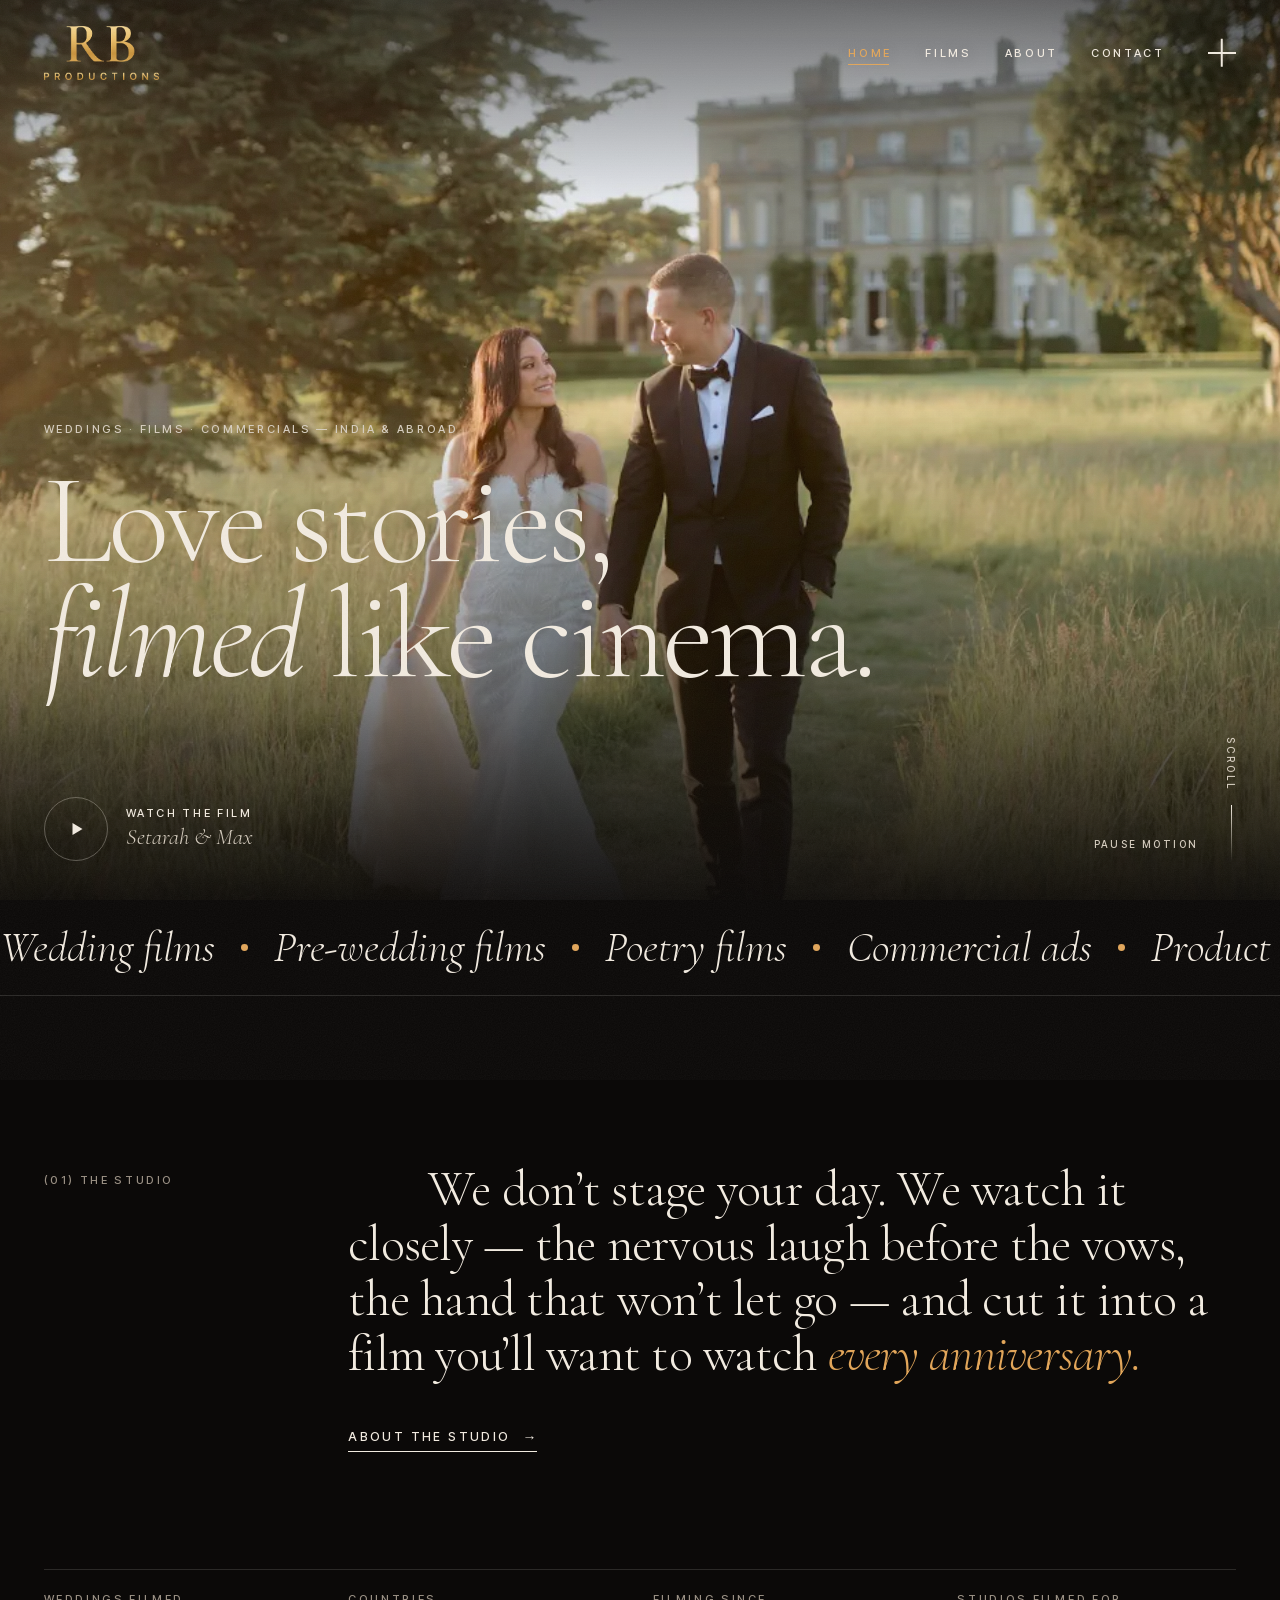
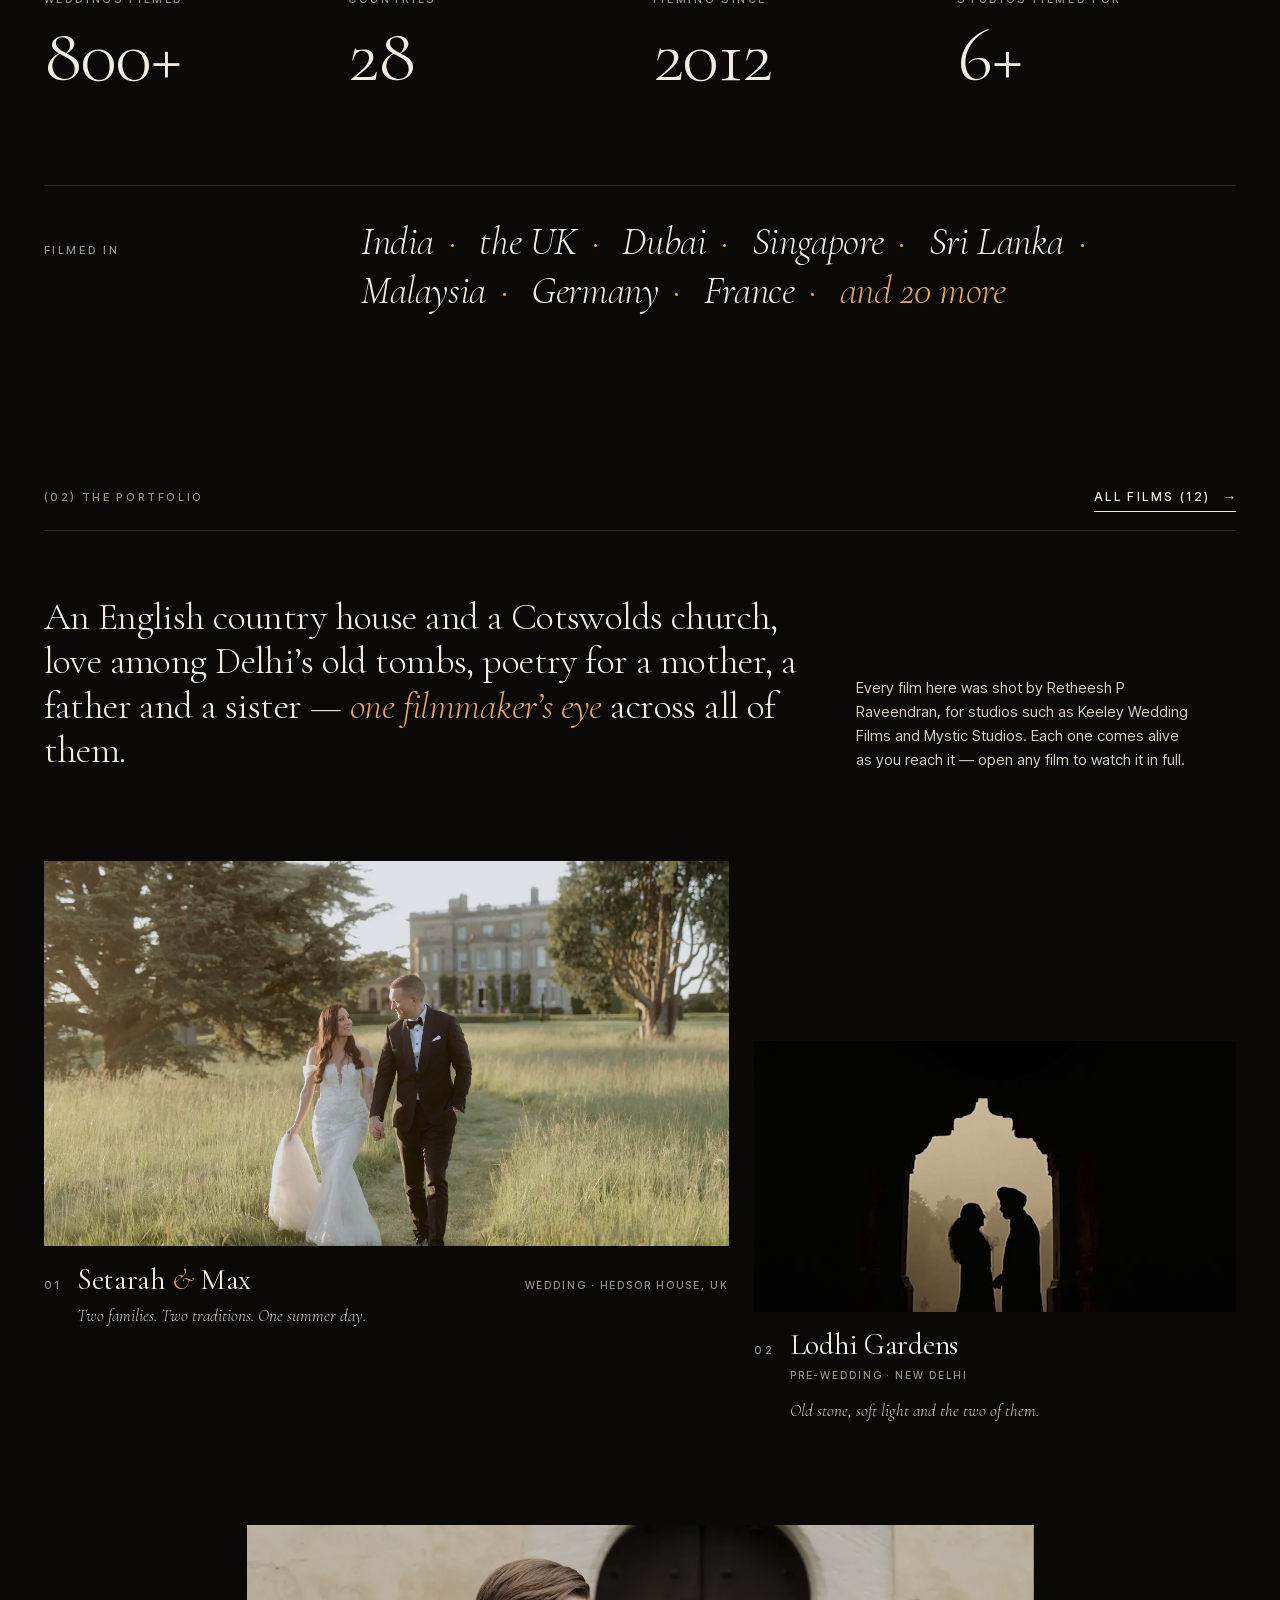
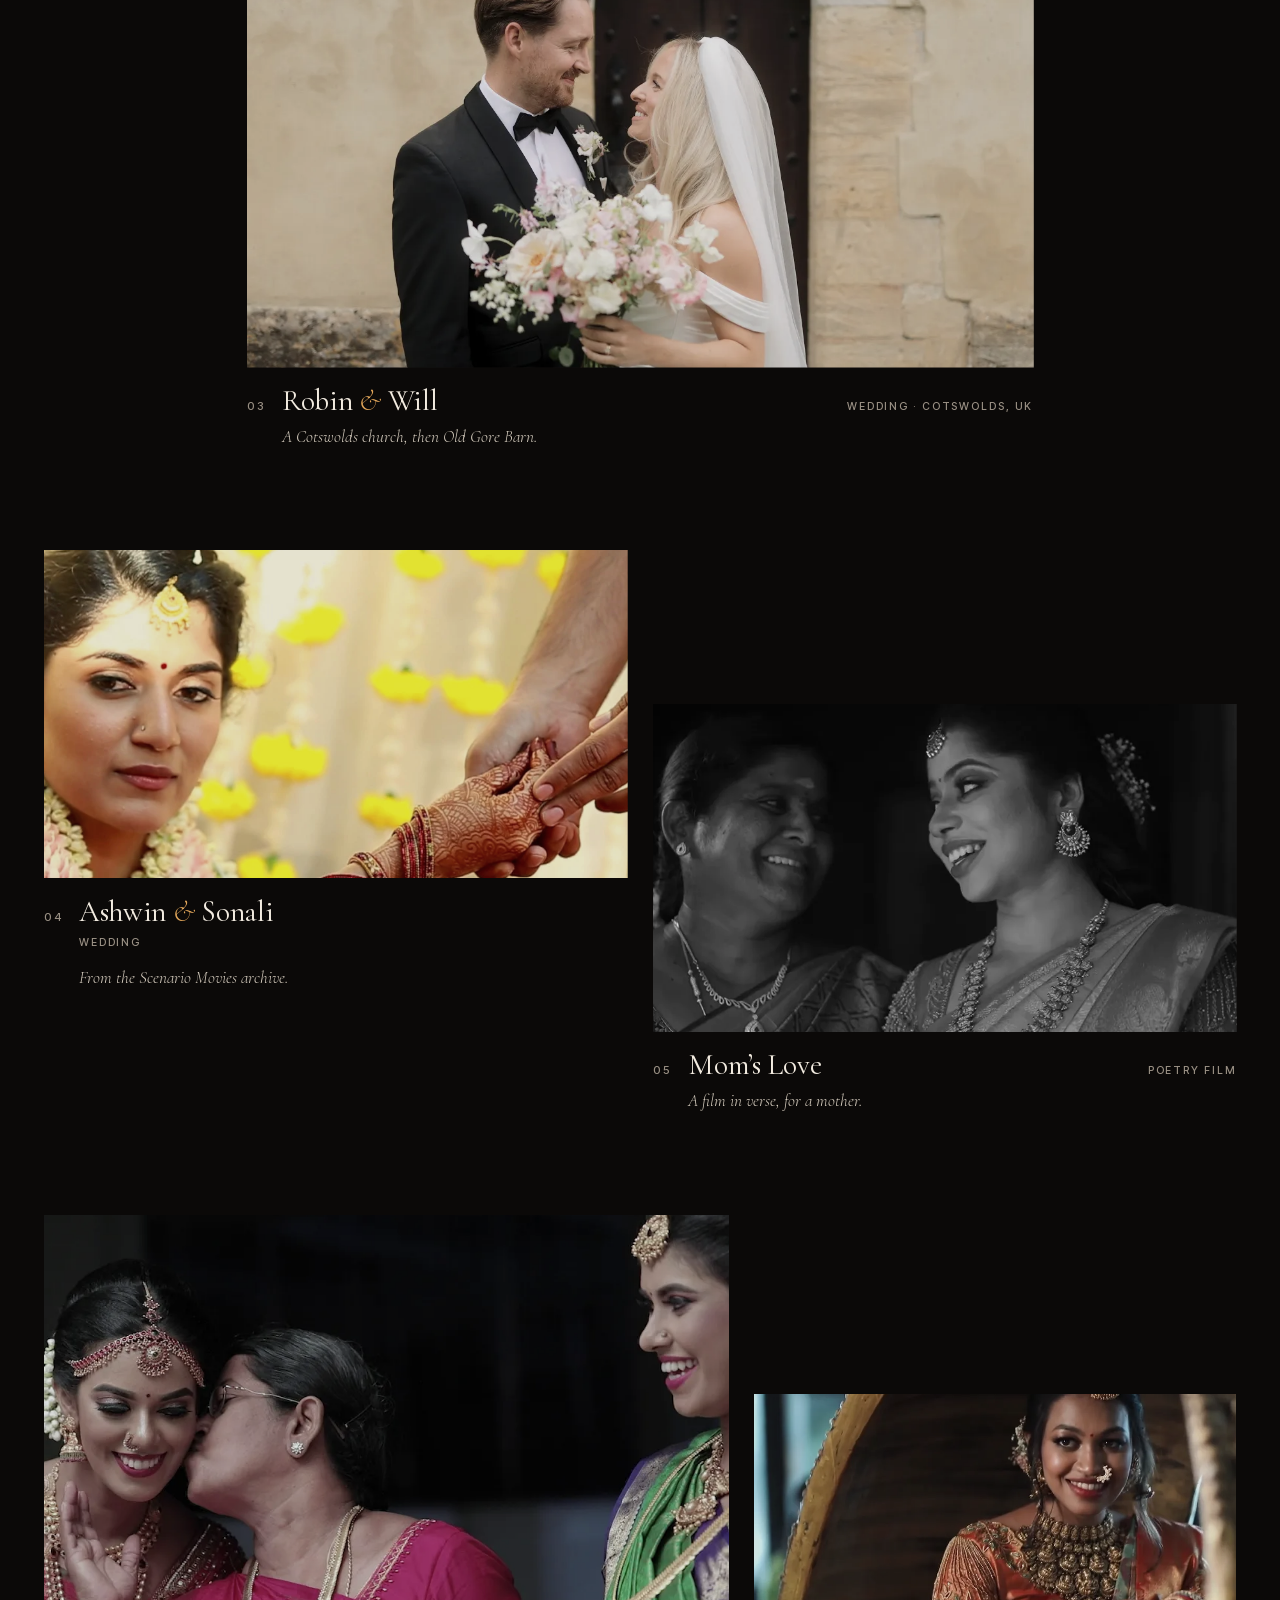
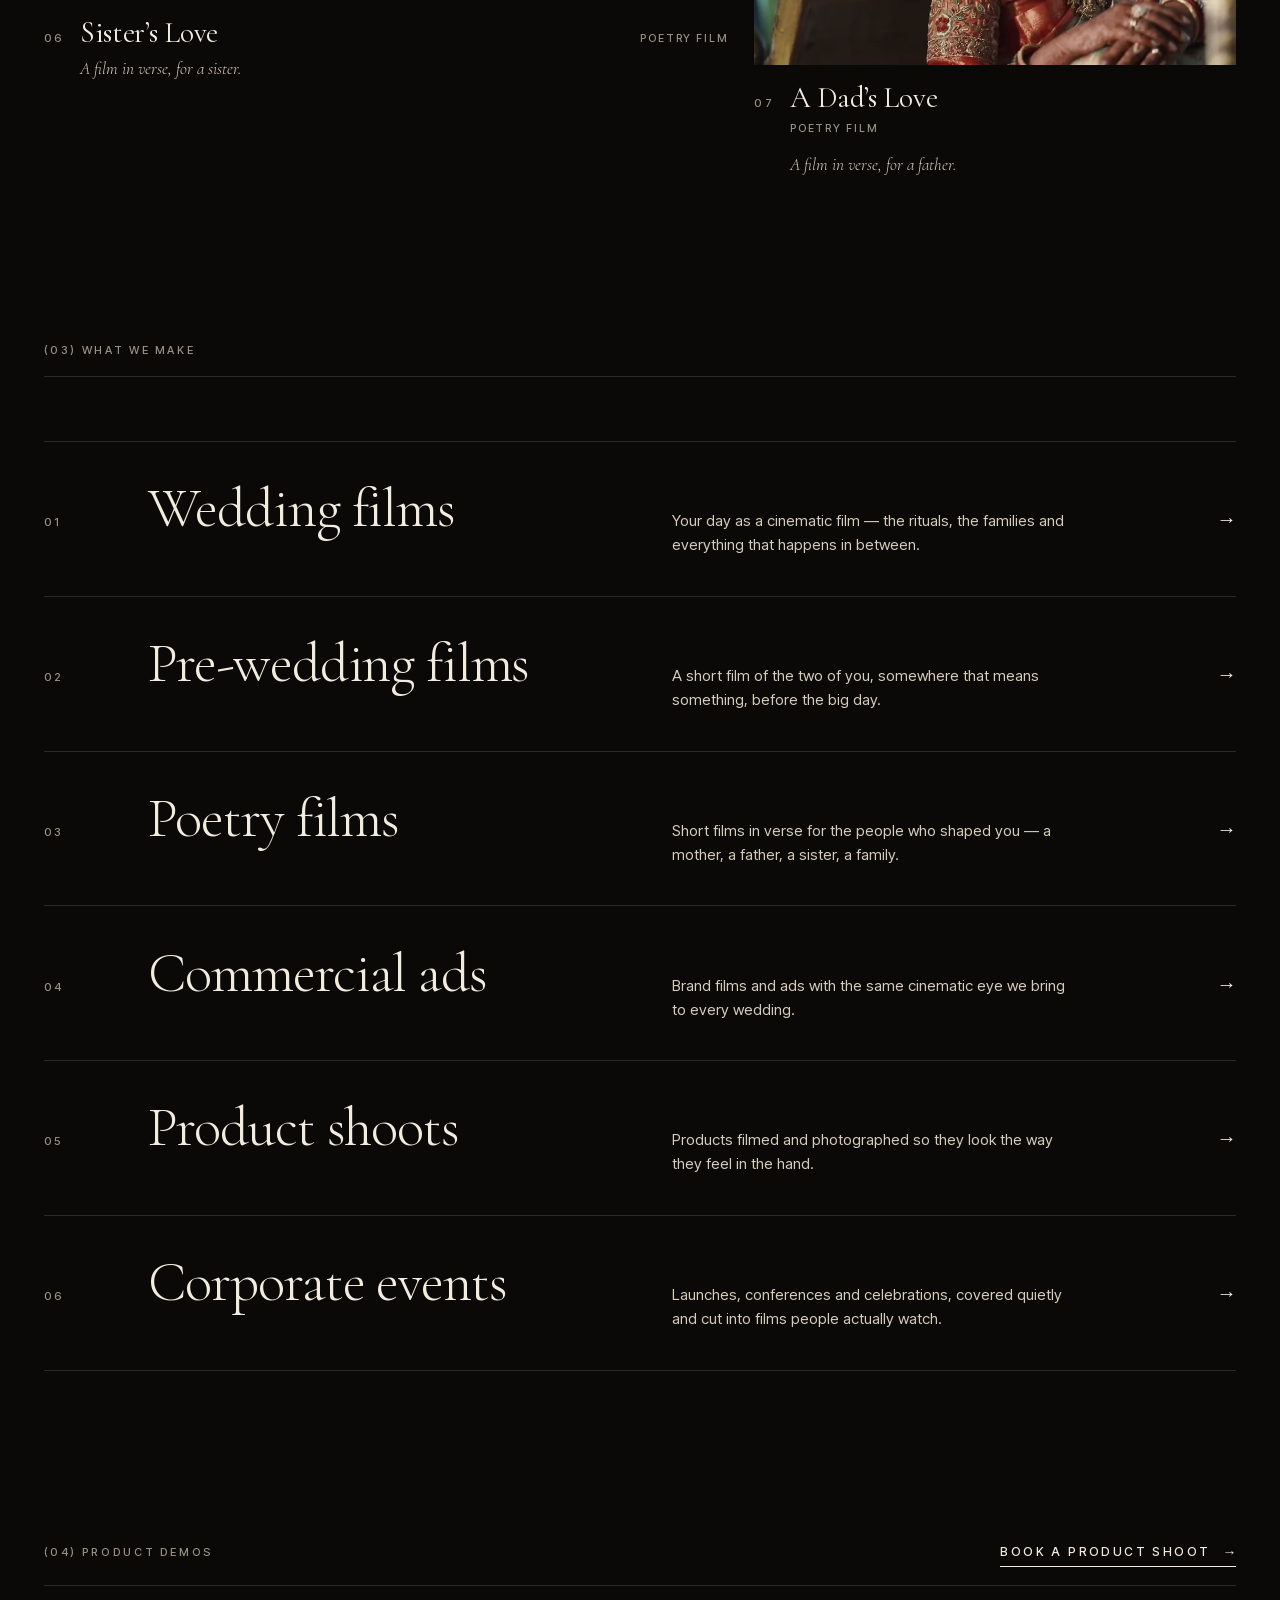
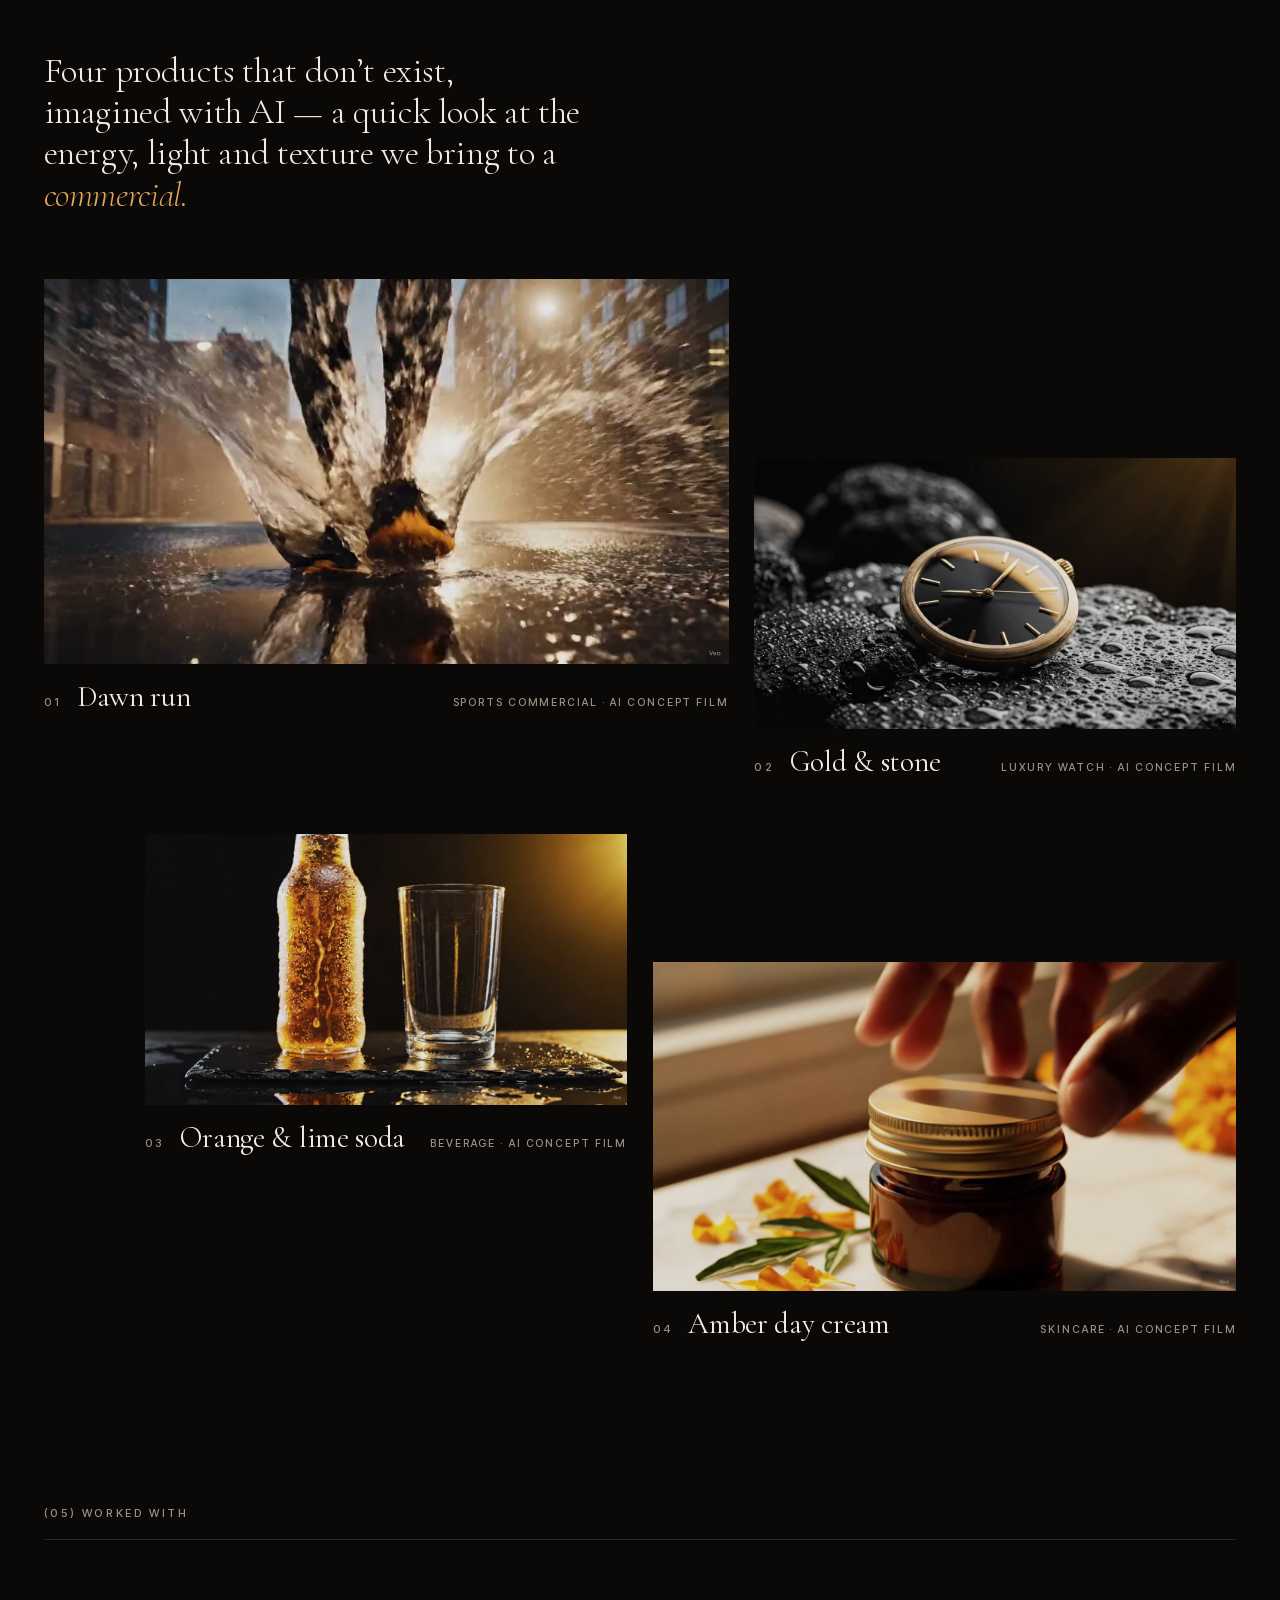
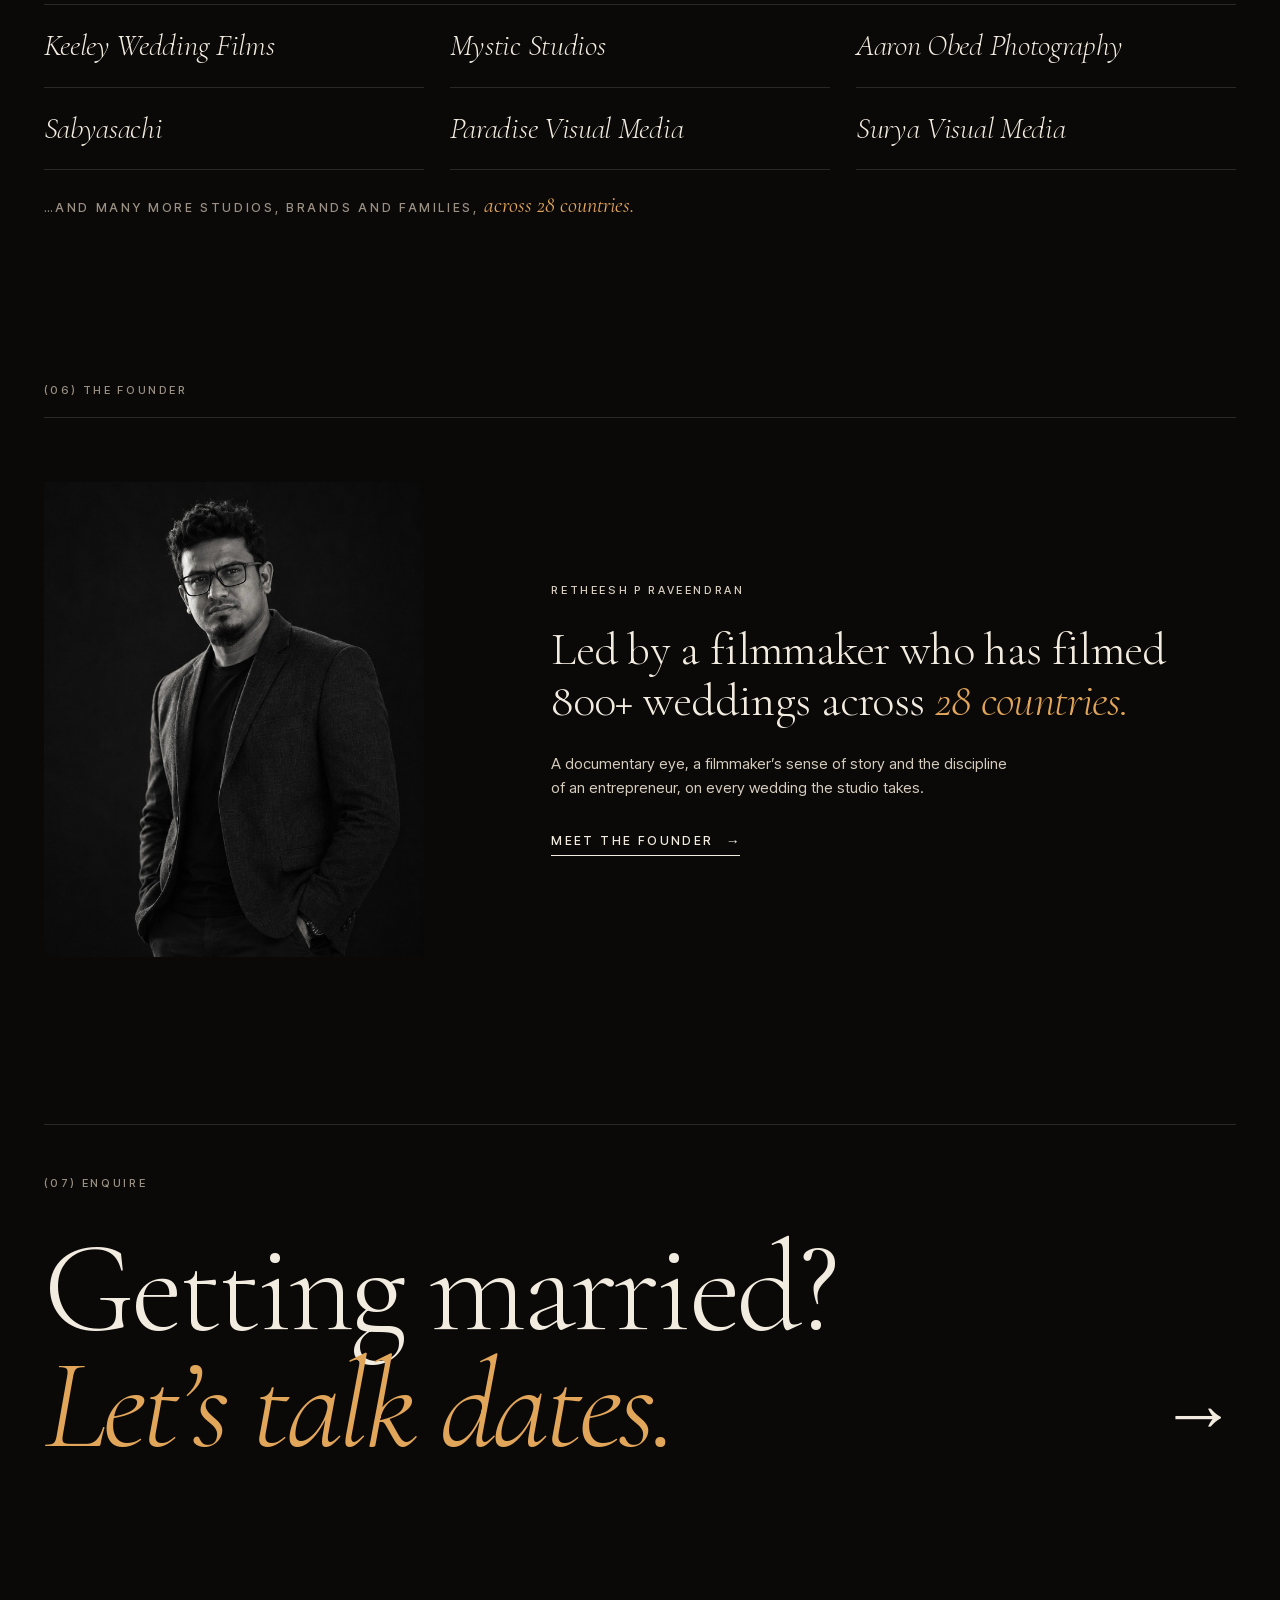
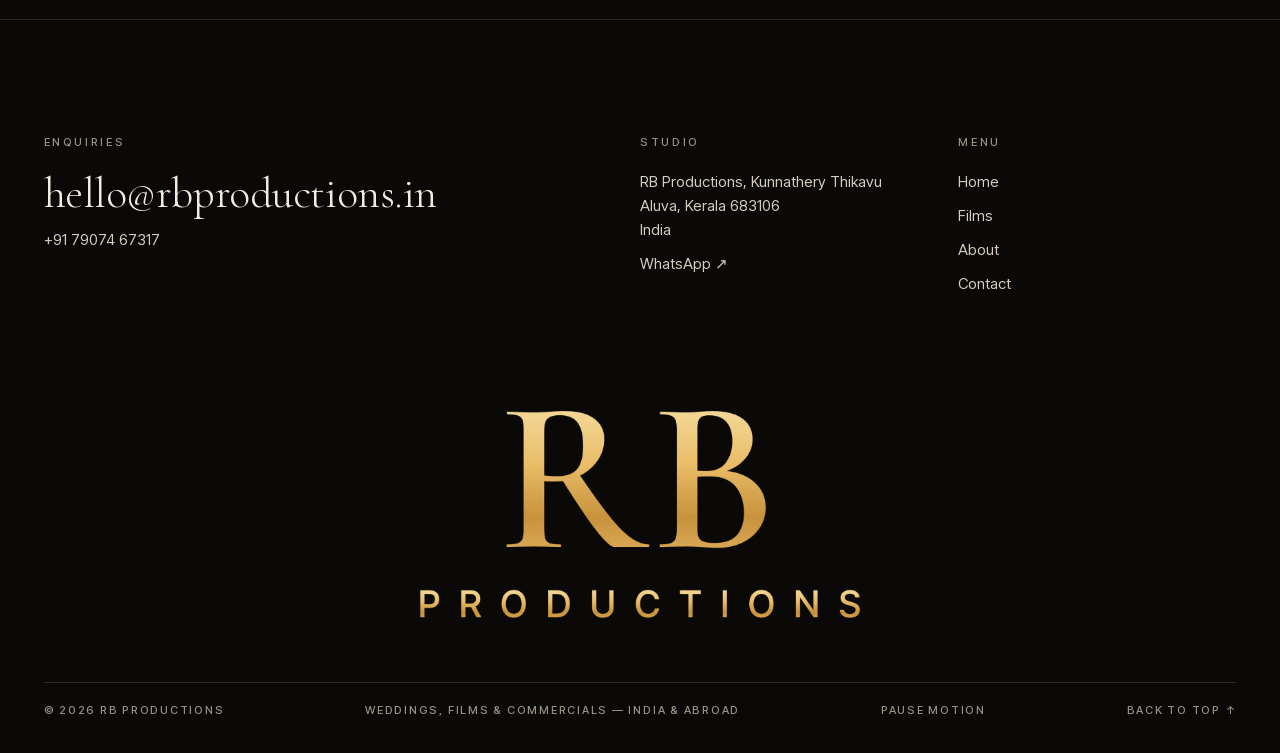
<file: index.html>
<!doctype html>
<html lang="en">
<head>
<meta charset="utf-8">
<meta name="viewport" content="width=device-width, initial-scale=1">
<title>RB Productions — Wedding Films, Commercials &amp; More</title>
<meta name="description" content="RB Productions is a wedding film studio making cinematic wedding films, poetry films, commercial ads, product shoots and corporate events in India and abroad.">
<meta name="theme-color" content="#0b0908">
<meta property="og:type" content="website">
<meta property="og:site_name" content="RB Productions">
<meta property="og:title" content="RB Productions — Wedding Films, Commercials &amp; More">
<meta property="og:description" content="RB Productions is a wedding film studio making cinematic wedding films, poetry films, commercial ads, product shoots and corporate events in India and abroad.">
<meta property="og:image" content="https://rbproductionsin.github.io/assets/og-image.jpg">
<meta property="og:image:width" content="1200">
<meta property="og:image:height" content="630">
<meta property="og:image:alt" content="RB Productions logo">
<meta name="twitter:card" content="summary_large_image">
<script>document.documentElement.className += ' js is-loading';</script>
<link rel="icon" href="assets/favicon-32.png" sizes="32x32" type="image/png">
<link rel="icon" href="assets/favicon-192.png" sizes="192x192" type="image/png">
<link rel="apple-touch-icon" href="assets/apple-touch-icon.png">
<link rel="preconnect" href="https://www.youtube.com">
<link rel="preconnect" href="https://www.youtube-nocookie.com">
<link rel="stylesheet" href="assets/css/style.css">
<script type="application/ld+json">{"@context": "https://schema.org", "@type": "ProfessionalService", "name": "RB Productions", "description": "Wedding films, pre-wedding and poetry films, commercial ads, product shoots and corporate events — in India and abroad.", "url": "https://rbproductionsin.github.io/", "image": "https://rbproductionsin.github.io/assets/og-image.jpg", "telephone": "+91 79074 67317", "founder": {"@type": "Person", "name": "Retheesh P Raveendran"}, "foundingDate": "2012", "address": {"@type": "PostalAddress", "streetAddress": "Kunnathery Thikavu", "addressLocality": "Aluva", "addressRegion": "Kerala", "postalCode": "683106", "addressCountry": "IN"}, "areaServed": ["India", "United Kingdom", "United Arab Emirates", "Singapore", "Sri Lanka", "Malaysia", "Germany", "France"]}</script>
<script src="assets/js/data.js"></script>
<script src="assets/js/main.js" defer></script>
</head>
<body data-page="home">
<noscript><nav class="noscript-nav" aria-label="Primary"><a href="index.html">RB Productions</a><a href="films.html">Films</a><a href="about.html">About</a><a href="contact.html">Contact</a><a href="mailto:hello@rbproductions.in">hello@rbproductions.in</a></nav></noscript>
<main id="main">

  <section class="hero" data-hero>
    <div class="hero__media" aria-hidden="true" inert>
      <!-- Must match studio.heroFilm in assets/js/data.js so the first frame loads before any script runs. -->
      <img class="hero__poster" data-hero-poster src="assets/stills/setarah-max.webp" data-fallback="assets/stills/setarah-max.jpg|https://i.ytimg.com/vi/3qujVWthr1U/maxresdefault.jpg" alt="" fetchpriority="high">
      <div class="hero__video"><div id="hero-player"></div></div>
      <script>
        // Start the background film while the rest of the page is still loading; main.js attaches to this player.
        (function () {
          var bw = window.BW || {}, s = bw.studio || {}, films = bw.films || [], c = navigator.connection || {};
          var f = films.filter(function (x) { return x.slug === s.heroFilm; })[0] || films[0];
          var css = window.CSS && CSS.supports;
          if (!f || f.clip || f.embed === false || c.saveData || /(^|-)2g$/.test(c.effectiveType || '') ||
              matchMedia('(prefers-reduced-motion: reduce)').matches || !css || !CSS.supports('width: 1cqw') || !CSS.supports('translate: 1px')) return;
          var start = Number(s.heroStart) || 0;
          var q = 'autoplay=1&mute=1&controls=0&playsinline=1&rel=0&modestbranding=1&disablekb=1&iv_load_policy=3&fs=0&cc_load_policy=0' +
            '&enablejsapi=1&start=' + start +
            '&origin=' + encodeURIComponent(location.origin);
          var frame = document.createElement('iframe');
          frame.id = 'hero-player';
          frame.src = 'https://www.youtube-nocookie.com/embed/' + encodeURIComponent(f.youtube) + '?' + q;
          frame.title = f.title + ' \u2014 background film';
          frame.tabIndex = -1;
          frame.setAttribute('allow', 'autoplay; encrypted-media; picture-in-picture');
          frame.setAttribute('referrerpolicy', 'strict-origin-when-cross-origin');
          document.getElementById('hero-player').replaceWith(frame);
        })();
      </script>
      <div class="hero__shade"></div>
    </div>
    <div class="hero__content">
      <p class="eyebrow hero__eyebrow">Weddings · films · commercials — India &amp; abroad</p>
      <h1 class="hero__title">
        <span class="line"><span>Love stories,</span></span>
        <span class="line"><span><em>filmed</em> like cinema.</span></span>
      </h1>
    </div>
    <div class="hero__foot">
      <button class="reel-btn" type="button" data-play-hero>
        <span class="reel-btn__ring" aria-hidden="true"><svg class="reel-btn__progress" viewBox="0 0 72 72" focusable="false"><circle cx="36" cy="36" r="35" pathLength="100"/></svg></span>
        <span class="reel-btn__text">
          <span class="reel-btn__label">Watch the film</span>
          <span class="reel-btn__name" data-hero-name></span>
        </span>
      </button>
      <div class="hero__aside">
        <button class="motion-btn hero__motion" type="button" data-motion-toggle>Pause motion</button>
        <span class="scroll-cue" aria-hidden="true">Scroll</span>
      </div>
    </div>
  </section>

  <div class="marquee" aria-hidden="true">
    <div class="marquee__track">
      <span>Wedding films</span><span>Pre-wedding films</span><span>Poetry films</span><span>Commercial ads</span><span>Product shoots</span><span>Corporate events</span>
      <span>Wedding films</span><span>Pre-wedding films</span><span>Poetry films</span><span>Commercial ads</span><span>Product shoots</span><span>Corporate events</span>
      <span>Wedding films</span><span>Pre-wedding films</span><span>Poetry films</span><span>Commercial ads</span><span>Product shoots</span><span>Corporate events</span>
      <span>Wedding films</span><span>Pre-wedding films</span><span>Poetry films</span><span>Commercial ads</span><span>Product shoots</span><span>Corporate events</span>
    </div>
  </div>

  <section class="section intro grid-12">
    <h2 class="eyebrow">(01) The studio</h2>
    <p class="intro__text reveal">We don’t stage your day. We watch it closely — the nervous laugh before the vows, the hand that won’t let go — and cut it into a film you’ll want to watch <em>every anniversary.</em></p>
    <div class="intro__foot reveal"><a class="link-arrow" href="about.html">About the studio</a></div>
    <dl class="facts" data-facts></dl>
    <div class="countries-band reveal">
      <p class="eyebrow">Filmed in</p>
      <p class="countries" data-countries></p>
    </div>
  </section>

  <section class="section" style="padding-top:0">
    <div class="section-head">
      <h2 class="eyebrow">(02) The portfolio</h2>
      <a class="link-arrow" href="films.html"><span>All films (<span data-film-total>12</span>)</span></a>
    </div>
    <div class="portfolio-lead grid-12">
      <p class="portfolio-lead__text reveal">An English country house and a Cotswolds church, love among Delhi’s old tombs, poetry for a mother, a father and a sister — <em>one filmmaker’s eye</em> across all of them.</p>
      <p class="portfolio-lead__note reveal">Every film here was shot by Retheesh P Raveendran, for studios such as Keeley Wedding Films and Mystic Studios. Each one comes alive as you reach it — open any film to watch it in full.</p>
    </div>
    <div class="film-grid--editorial film-grid--landscape" data-films="home"></div>
  </section>

  <section class="section" style="padding-top:0">
    <div class="section-head">
      <h2 class="eyebrow">(03) What we make</h2>
    </div>
    <ul class="offer__list">
      <li>
        <a class="offer__row" href="films.html#cat=wedding">
          <span class="offer__num">01</span>
          <span class="offer__title">Wedding films</span>
          <span class="offer__text">Your day as a cinematic film — the rituals, the families and everything that happens in between.</span>
          <span class="offer__arrow" aria-hidden="true">→</span>
        </a>
      </li>
      <li>
        <a class="offer__row" href="films.html#cat=pre-wedding">
          <span class="offer__num">02</span>
          <span class="offer__title">Pre-wedding films</span>
          <span class="offer__text">A short film of the two of you, somewhere that means something, before the big day.</span>
          <span class="offer__arrow" aria-hidden="true">→</span>
        </a>
      </li>
      <li>
        <a class="offer__row" href="films.html#cat=poetry-film">
          <span class="offer__num">03</span>
          <span class="offer__title">Poetry films</span>
          <span class="offer__text">Short films in verse for the people who shaped you — a mother, a father, a sister, a family.</span>
          <span class="offer__arrow" aria-hidden="true">→</span>
        </a>
      </li>
      <li>
        <a class="offer__row" href="contact.html">
          <span class="offer__num">04</span>
          <span class="offer__title">Commercial ads</span>
          <span class="offer__text">Brand films and ads with the same cinematic eye we bring to every wedding.</span>
          <span class="offer__arrow" aria-hidden="true">→</span>
        </a>
      </li>
      <li>
        <a class="offer__row" href="#product-demos">
          <span class="offer__num">05</span>
          <span class="offer__title">Product shoots</span>
          <span class="offer__text">Products filmed and photographed so they look the way they feel in the hand.</span>
          <span class="offer__arrow" aria-hidden="true">→</span>
        </a>
      </li>
      <li>
        <a class="offer__row" href="contact.html">
          <span class="offer__num">06</span>
          <span class="offer__title">Corporate events</span>
          <span class="offer__text">Launches, conferences and celebrations, covered quietly and cut into films people actually watch.</span>
          <span class="offer__arrow" aria-hidden="true">→</span>
        </a>
      </li>
    </ul>
  </section>

  <section class="section" id="product-demos" style="padding-top:0">
    <div class="section-head">
      <h2 class="eyebrow">(04) Product demos</h2>
      <a class="link-arrow" href="contact.html">Book a product shoot</a>
    </div>
    <p class="demos__intro reveal">Four products that don’t exist, imagined with AI — a quick look at the energy, light and texture we bring to a <em>commercial.</em></p>
    <div class="demos">
      <figure class="demo reveal" data-demo>
        <div class="demo__media">
          <img src="assets/media/demo-shoe.jpg" alt="A runner’s shoe striking a puddle in slow motion on a misty dawn street, an AI concept film" width="1280" height="720" loading="lazy" decoding="async">
          <video data-src="assets/media/demo-shoe.mp4" muted playsinline preload="none" aria-hidden="true" tabindex="-1"></video>
        </div>
        <figcaption class="tile__cap">
          <span class="tile__num">01</span>
          <span class="tile__title">Dawn run</span>
          <span class="tile__meta">Sports commercial · AI concept film</span>
        </figcaption>
      </figure>
      <figure class="demo reveal" data-demo>
        <div class="demo__media">
          <img src="assets/media/demo-watch.jpg" alt="A gold wristwatch on wet volcanic stone as warm light sweeps across the dial, an AI concept film" width="1280" height="720" loading="lazy" decoding="async">
          <video data-src="assets/media/demo-watch.mp4" muted playsinline preload="none" aria-hidden="true" tabindex="-1"></video>
        </div>
        <figcaption class="tile__cap">
          <span class="tile__num">02</span>
          <span class="tile__title">Gold &amp; stone</span>
          <span class="tile__meta">Luxury watch · AI concept film</span>
        </figcaption>
      </figure>
      <figure class="demo reveal" data-demo>
        <div class="demo__media">
          <img src="assets/media/demo-soda.jpg" alt="An orange and lime sparkling soda splashing over ice, an AI concept film" width="1280" height="720" loading="lazy" decoding="async">
          <video data-src="assets/media/demo-soda.mp4" muted playsinline preload="none" aria-hidden="true" tabindex="-1"></video>
        </div>
        <figcaption class="tile__cap">
          <span class="tile__num">03</span>
          <span class="tile__title">Orange &amp; lime soda</span>
          <span class="tile__meta">Beverage · AI concept film</span>
        </figcaption>
      </figure>
      <figure class="demo reveal" data-demo>
        <div class="demo__media">
          <img src="assets/media/demo-cream.jpg" alt="A face cream in an amber glass jar on marble, an AI concept film" width="1280" height="720" loading="lazy" decoding="async">
          <video data-src="assets/media/demo-cream.mp4" muted playsinline preload="none" aria-hidden="true" tabindex="-1"></video>
        </div>
        <figcaption class="tile__cap">
          <span class="tile__num">04</span>
          <span class="tile__title">Amber day cream</span>
          <span class="tile__meta">Skincare · AI concept film</span>
        </figcaption>
      </figure>
    </div>
  </section>

  <section class="section" style="padding-top:0">
    <div class="section-head">
      <h2 class="eyebrow">(05) Worked with</h2>
    </div>
    <ul class="worked-with reveal" data-worked-with></ul>
    <p class="worked-with__note reveal">…and many more studios, brands and families, <em>across 28 countries.</em></p>
  </section>

  <section class="section" style="padding-top:0">
    <div class="section-head">
      <h2 class="eyebrow">(06) The founder</h2>
    </div>
    <a class="founder-teaser grid-12" href="about.html#founder">
      <figure class="founder-teaser__media reveal">
        <img data-founder-photo="small" src="assets/img/founder-960.jpg" alt="" width="640" height="960" loading="lazy" decoding="async">
      </figure>
      <div class="founder-teaser__text reveal">
        <p class="eyebrow founder-teaser__name" data-founder-name></p>
        <p class="founder-teaser__line">Led by a filmmaker who has filmed 800+ weddings across <em>28 countries.</em></p>
        <p>A documentary eye, a filmmaker’s sense of story and the discipline of an entrepreneur, on every wedding the studio takes.</p>
        <span class="link-arrow">Meet the founder</span>
      </div>
    </a>
  </section>

  <section class="cta">
    <a class="cta__link" href="contact.html">
      <span class="eyebrow">(07) Enquire</span>
      <span class="cta__big">Getting married?<br><em>Let’s talk dates.</em></span>
      <span class="cta__arrow" aria-hidden="true">→</span>
    </a>
  </section>

</main>
</body>
</html>
</file>
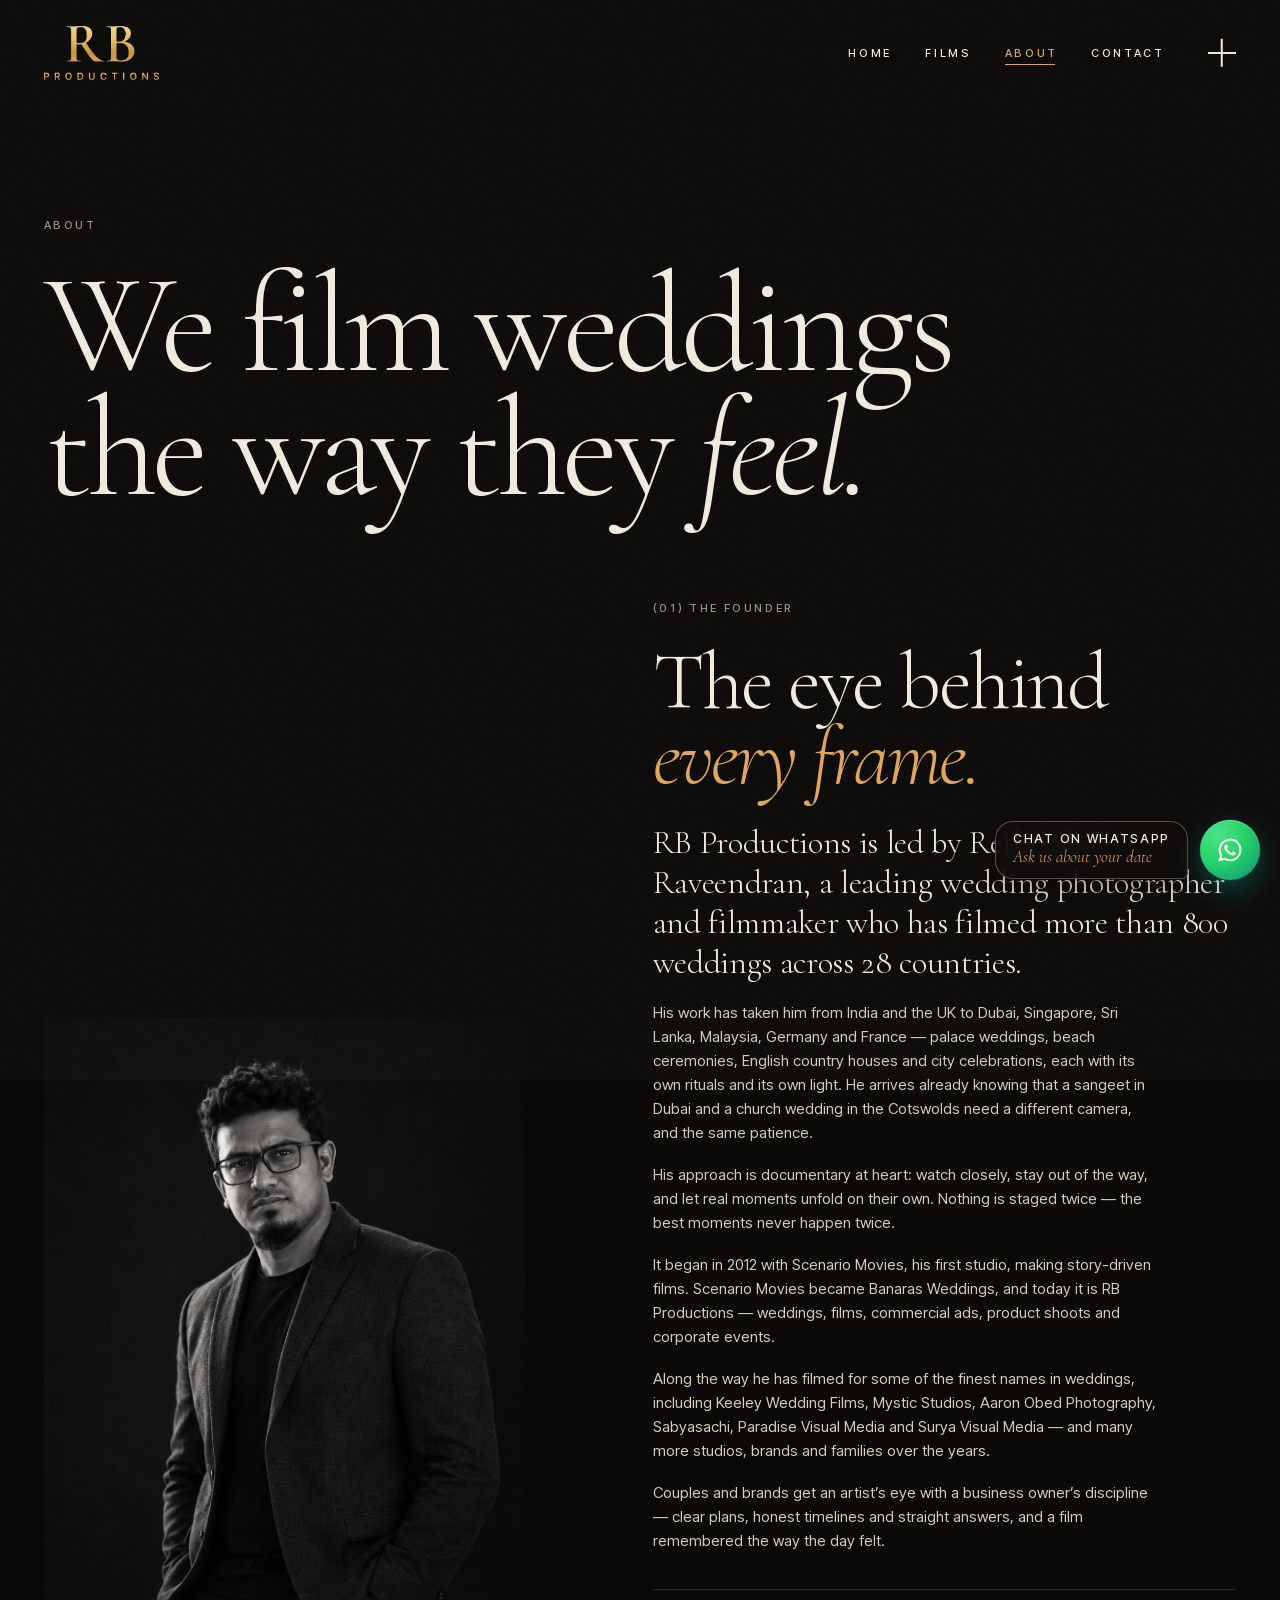
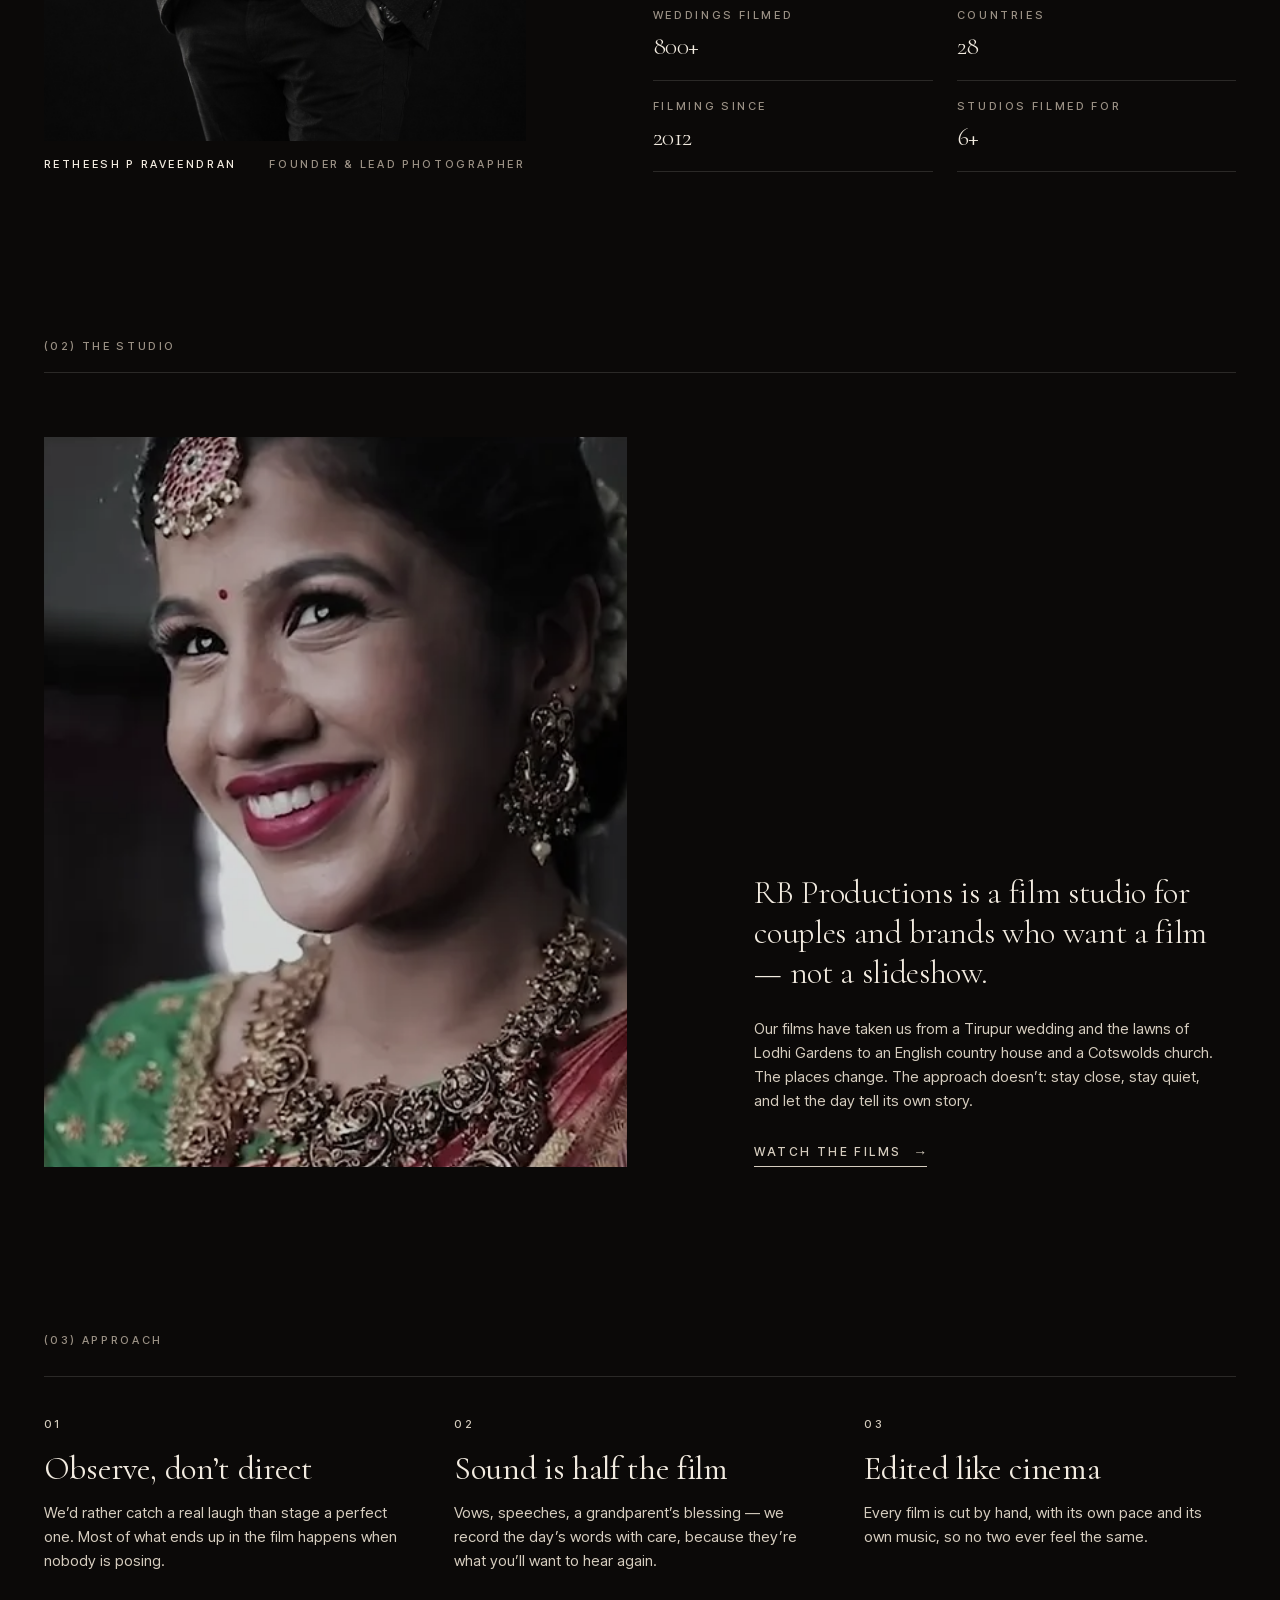
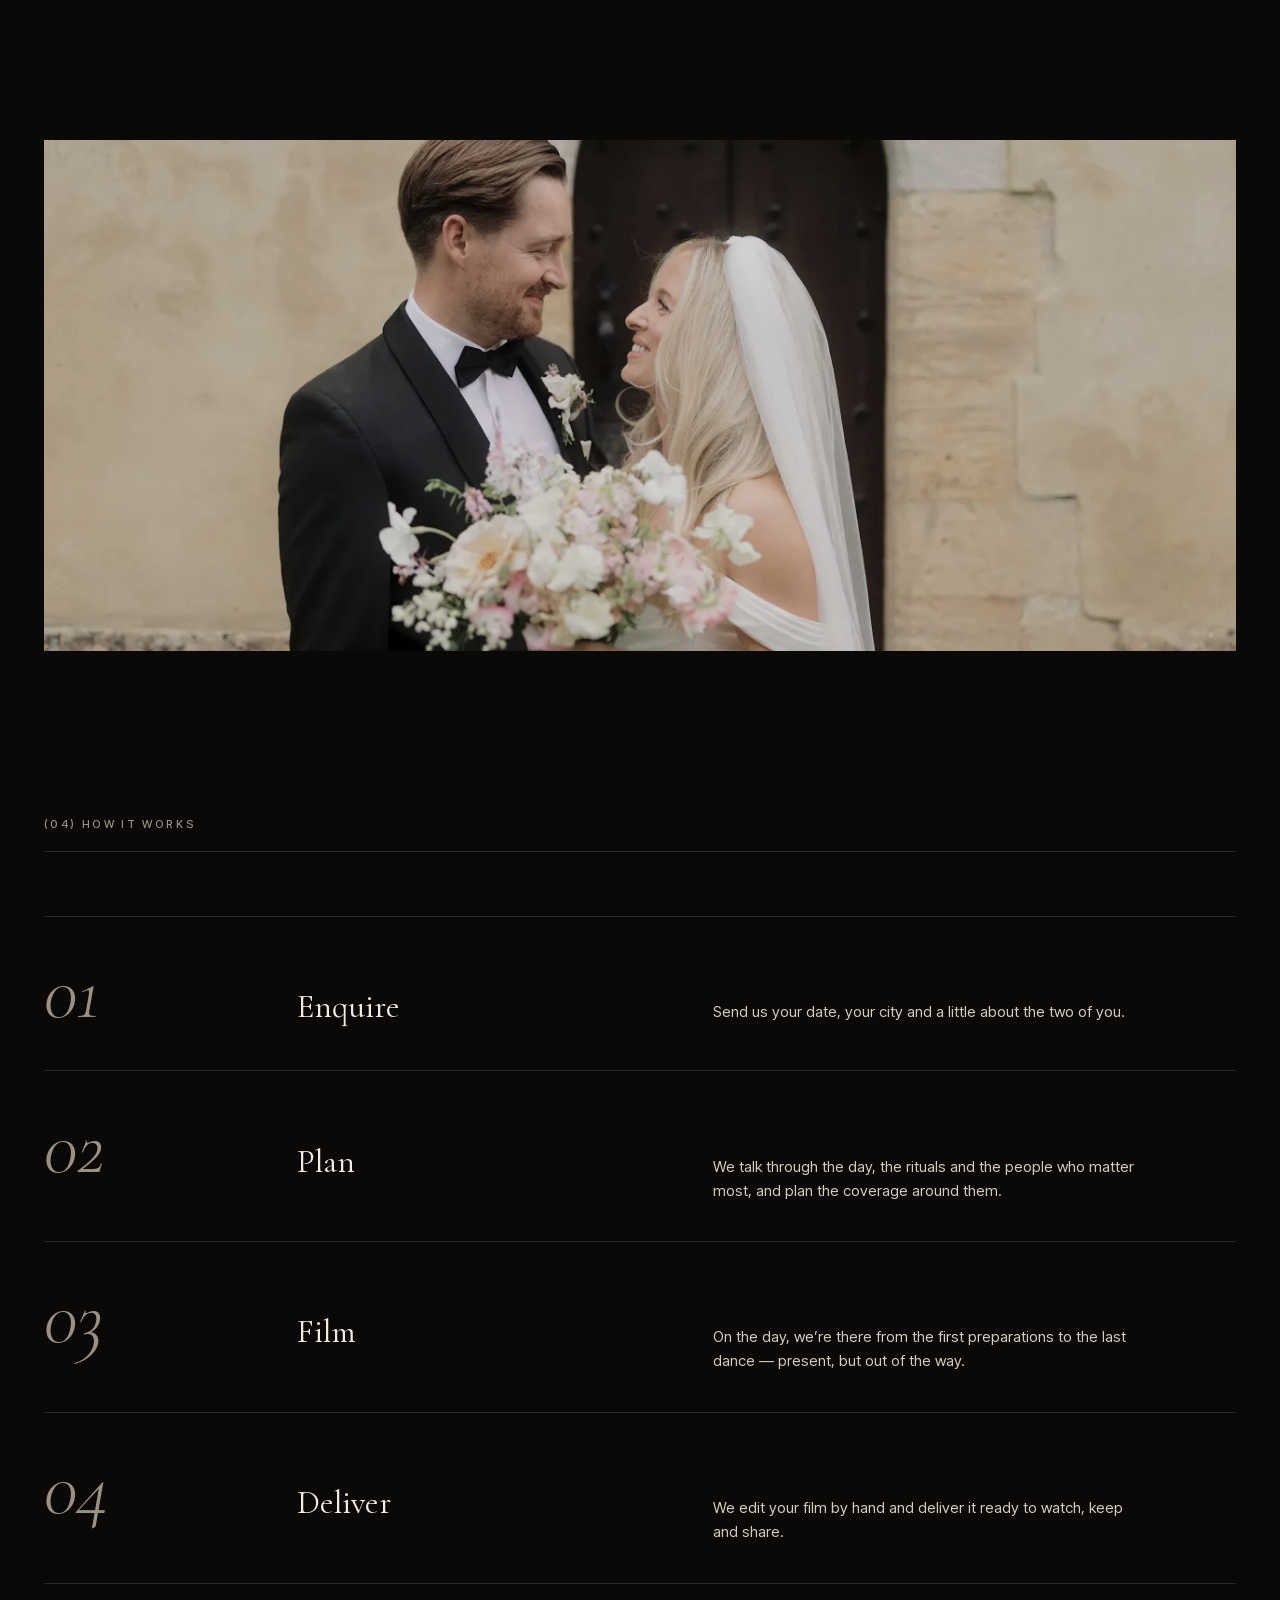
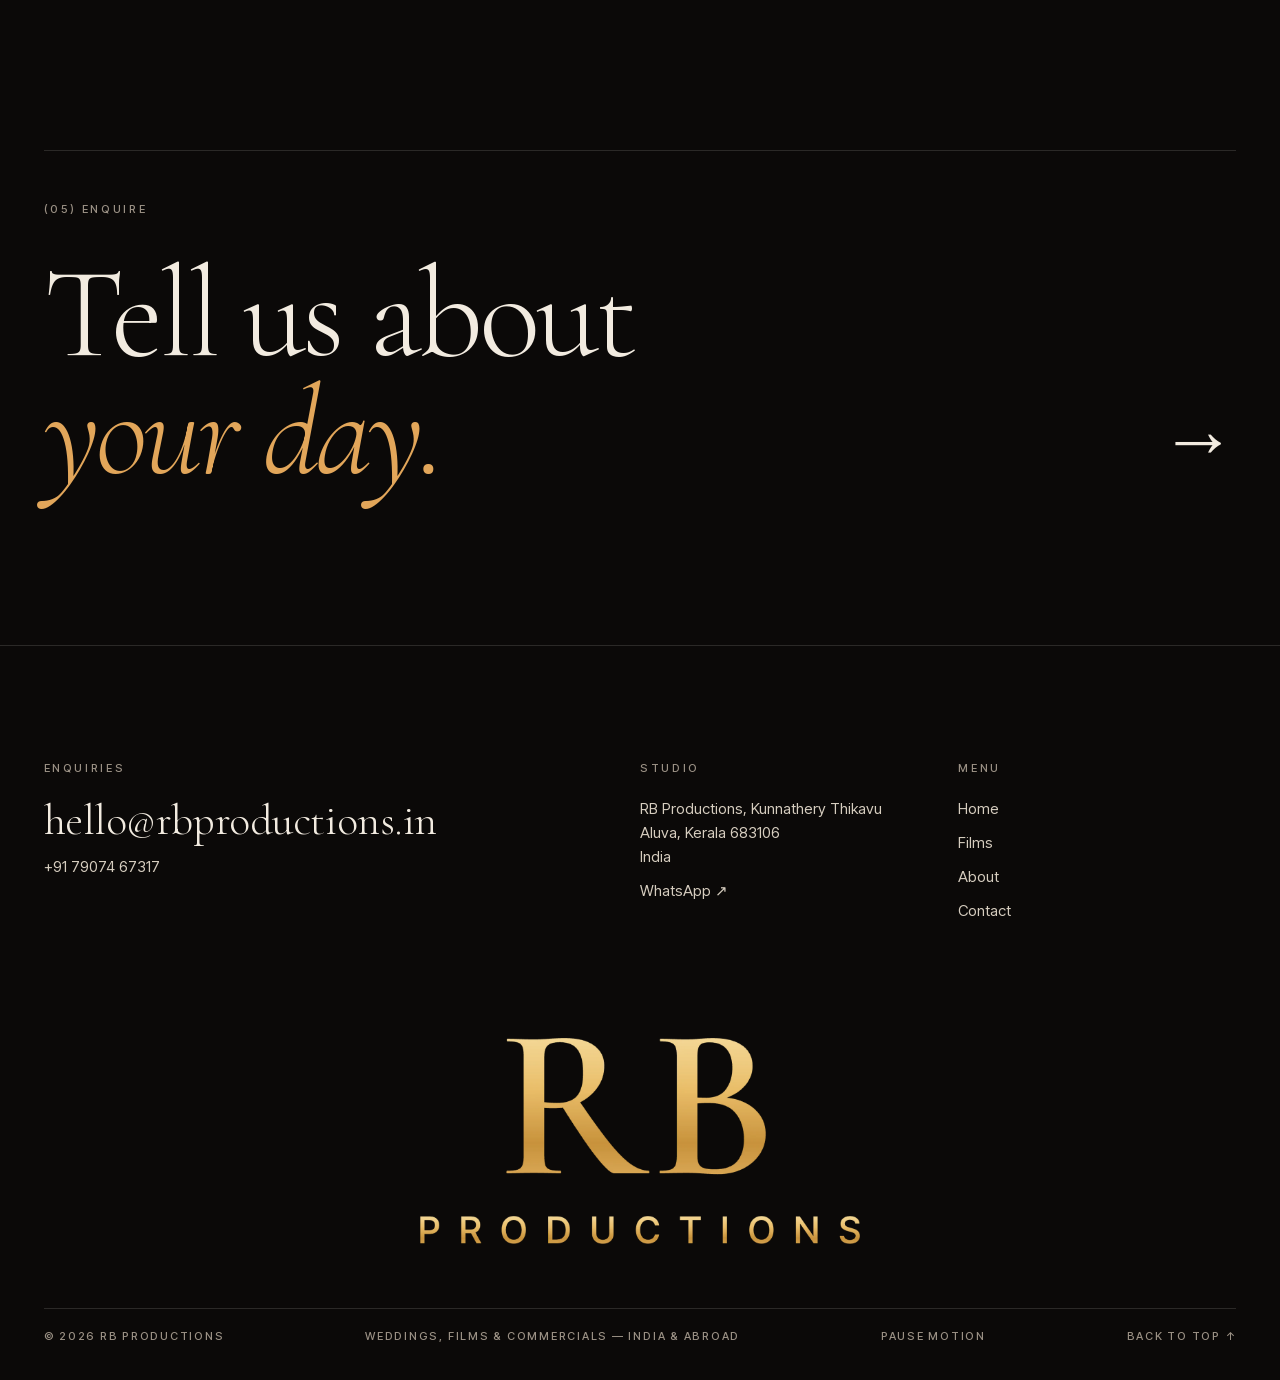
<file: about.html>
<!doctype html>
<html lang="en">
<head>
<meta charset="utf-8">
<meta name="viewport" content="width=device-width, initial-scale=1">
<title>About — RB Productions</title>
<meta name="description" content="RB Productions is a wedding film studio for couples who want a film, not a slideshow of their day.">
<meta name="theme-color" content="#0b0908">
<meta property="og:type" content="website">
<meta property="og:site_name" content="RB Productions">
<meta property="og:title" content="About — RB Productions">
<meta property="og:description" content="RB Productions is a wedding film studio for couples who want a film, not a slideshow of their day.">
<meta property="og:image" content="https://rbproductionsin.github.io/assets/og-image.jpg">
<meta property="og:image:width" content="1200">
<meta property="og:image:height" content="630">
<meta property="og:image:alt" content="RB Productions logo">
<meta name="twitter:card" content="summary_large_image">
<script>document.documentElement.className += ' js is-loading';</script>
<link rel="icon" href="assets/favicon-32.png" sizes="32x32" type="image/png">
<link rel="icon" href="assets/favicon-192.png" sizes="192x192" type="image/png">
<link rel="apple-touch-icon" href="assets/apple-touch-icon.png">
<link rel="stylesheet" href="assets/css/style.css">
<script src="assets/js/data.js" defer></script>
<script src="assets/js/main.js" defer></script>
</head>
<body data-page="about">
<noscript><nav class="noscript-nav" aria-label="Primary"><a href="index.html">RB Productions</a><a href="films.html">Films</a><a href="about.html">About</a><a href="contact.html">Contact</a><a href="mailto:hello@rbproductions.in">hello@rbproductions.in</a></nav></noscript>
<main id="main" class="page">

  <section class="page-head">
    <p class="eyebrow">About</p>
    <h1 class="page-title">We film weddings<br>the way they <em>feel.</em></h1>
  </section>

  <section class="founder grid-12" id="founder" aria-labelledby="founder-title">
    <figure class="founder__media reveal">
      <div class="founder__frame">
        <img data-founder-photo src="assets/img/founder.jpg" alt="" width="1024" height="1536" decoding="async">
      </div>
      <figcaption class="founder__caption eyebrow">
        <span data-founder-name></span>
        <span data-founder-role>Founder &amp; lead photographer</span>
      </figcaption>
    </figure>
    <div class="founder__text reveal">
      <h2 class="eyebrow">(01) The founder</h2>
      <p class="founder__title" id="founder-title">The eye behind <em>every frame.</em></p>
      <div class="founder__story">
        <p class="lead">RB Productions is led by Retheesh P Raveendran, a leading wedding photographer and filmmaker who has filmed more than 800 weddings across 28 countries.</p>
        <p>His work has taken him from India and the UK to Dubai, Singapore, Sri Lanka, Malaysia, Germany and France — palace weddings, beach ceremonies, English country houses and city celebrations, each with its own rituals and its own light. He arrives already knowing that a sangeet in Dubai and a church wedding in the Cotswolds need a different camera, and the same patience.</p>
        <p>His approach is documentary at heart: watch closely, stay out of the way, and let real moments unfold on their own. Nothing is staged twice — the best moments never happen twice.</p>
        <p>It began in 2012 with Scenario Movies, his first studio, making story-driven films. Scenario Movies became Banaras Weddings, and today it is RB Productions — weddings, films, commercial ads, product shoots and corporate events.</p>
        <p>Along the way he has filmed for some of the finest names in weddings, including Keeley Wedding Films, Mystic Studios, Aaron Obed Photography, Sabyasachi, Paradise Visual Media and Surya Visual Media — and many more studios, brands and families over the years.</p>
        <p>Couples and brands get an artist’s eye with a business owner’s discipline — clear plans, honest timelines and straight answers, and a film remembered the way the day felt.</p>
      </div>
      <dl class="founder__facts" data-facts>
        <div><dt class="eyebrow">Weddings filmed</dt><dd>800+</dd></div>
        <div><dt class="eyebrow">Countries</dt><dd>28</dd></div>
        <div><dt class="eyebrow">Filming since</dt><dd>2012</dd></div>
        <div><dt class="eyebrow">Studios filmed for</dt><dd>6</dd></div>
      </dl>
    </div>
  </section>

  <section class="section" style="padding-bottom:0">
    <div class="section-head">
      <h2 class="eyebrow">(02) The studio</h2>
    </div>
  </section>

  <section class="about-lead grid-12">
    <figure class="about-lead__media reveal"><img data-film-still="gokul-athira" alt="" loading="lazy" decoding="async"></figure>
    <div class="about-lead__text reveal">
      <p class="lead">RB Productions is a film studio for couples and brands who want a film — not a slideshow.</p>
      <p>Our films have taken us from a Tirupur wedding and the lawns of Lodhi Gardens to an English country house and a Cotswolds church. The places change. The approach doesn’t: stay close, stay quiet, and let the day tell its own story.</p>
      <p><a class="link-arrow" href="films.html">Watch the films</a></p>
    </div>
  </section>

  <section class="section">
    <div class="section-head" style="border:0;margin-bottom:0;padding-bottom:28px">
      <h2 class="eyebrow">(03) Approach</h2>
    </div>
    <div class="principles__grid">
      <div class="principle reveal">
        <p class="eyebrow principle__num">01</p>
        <h3>Observe, don’t direct</h3>
        <p>We’d rather catch a real laugh than stage a perfect one. Most of what ends up in the film happens when nobody is posing.</p>
      </div>
      <div class="principle reveal">
        <p class="eyebrow principle__num">02</p>
        <h3>Sound is half the film</h3>
        <p>Vows, speeches, a grandparent’s blessing — we record the day’s words with care, because they’re what you’ll want to hear again.</p>
      </div>
      <div class="principle reveal">
        <p class="eyebrow principle__num">03</p>
        <h3>Edited like cinema</h3>
        <p>Every film is cut by hand, with its own pace and its own music, so no two ever feel the same.</p>
      </div>
    </div>
  </section>

  <figure class="about-wide reveal"><img data-film-still="robin-will" alt="" loading="lazy" decoding="async"></figure>

  <section class="section">
    <div class="section-head">
      <h2 class="eyebrow">(04) How it works</h2>
    </div>
    <ol class="process__list">
      <li class="reveal"><span class="step__num">01</span><h3 class="step__title">Enquire</h3><p class="step__text">Send us your date, your city and a little about the two of you.</p></li>
      <li class="reveal"><span class="step__num">02</span><h3 class="step__title">Plan</h3><p class="step__text">We talk through the day, the rituals and the people who matter most, and plan the coverage around them.</p></li>
      <li class="reveal"><span class="step__num">03</span><h3 class="step__title">Film</h3><p class="step__text">On the day, we’re there from the first preparations to the last dance — present, but out of the way.</p></li>
      <li class="reveal"><span class="step__num">04</span><h3 class="step__title">Deliver</h3><p class="step__text">We edit your film by hand and deliver it ready to watch, keep and share.</p></li>
    </ol>
  </section>

  <section class="cta">
    <a class="cta__link" href="contact.html">
      <span class="eyebrow">(05) Enquire</span>
      <span class="cta__big">Tell us about<br><em>your day.</em></span>
      <span class="cta__arrow" aria-hidden="true">→</span>
    </a>
  </section>

</main>
</body>
</html>
</file>
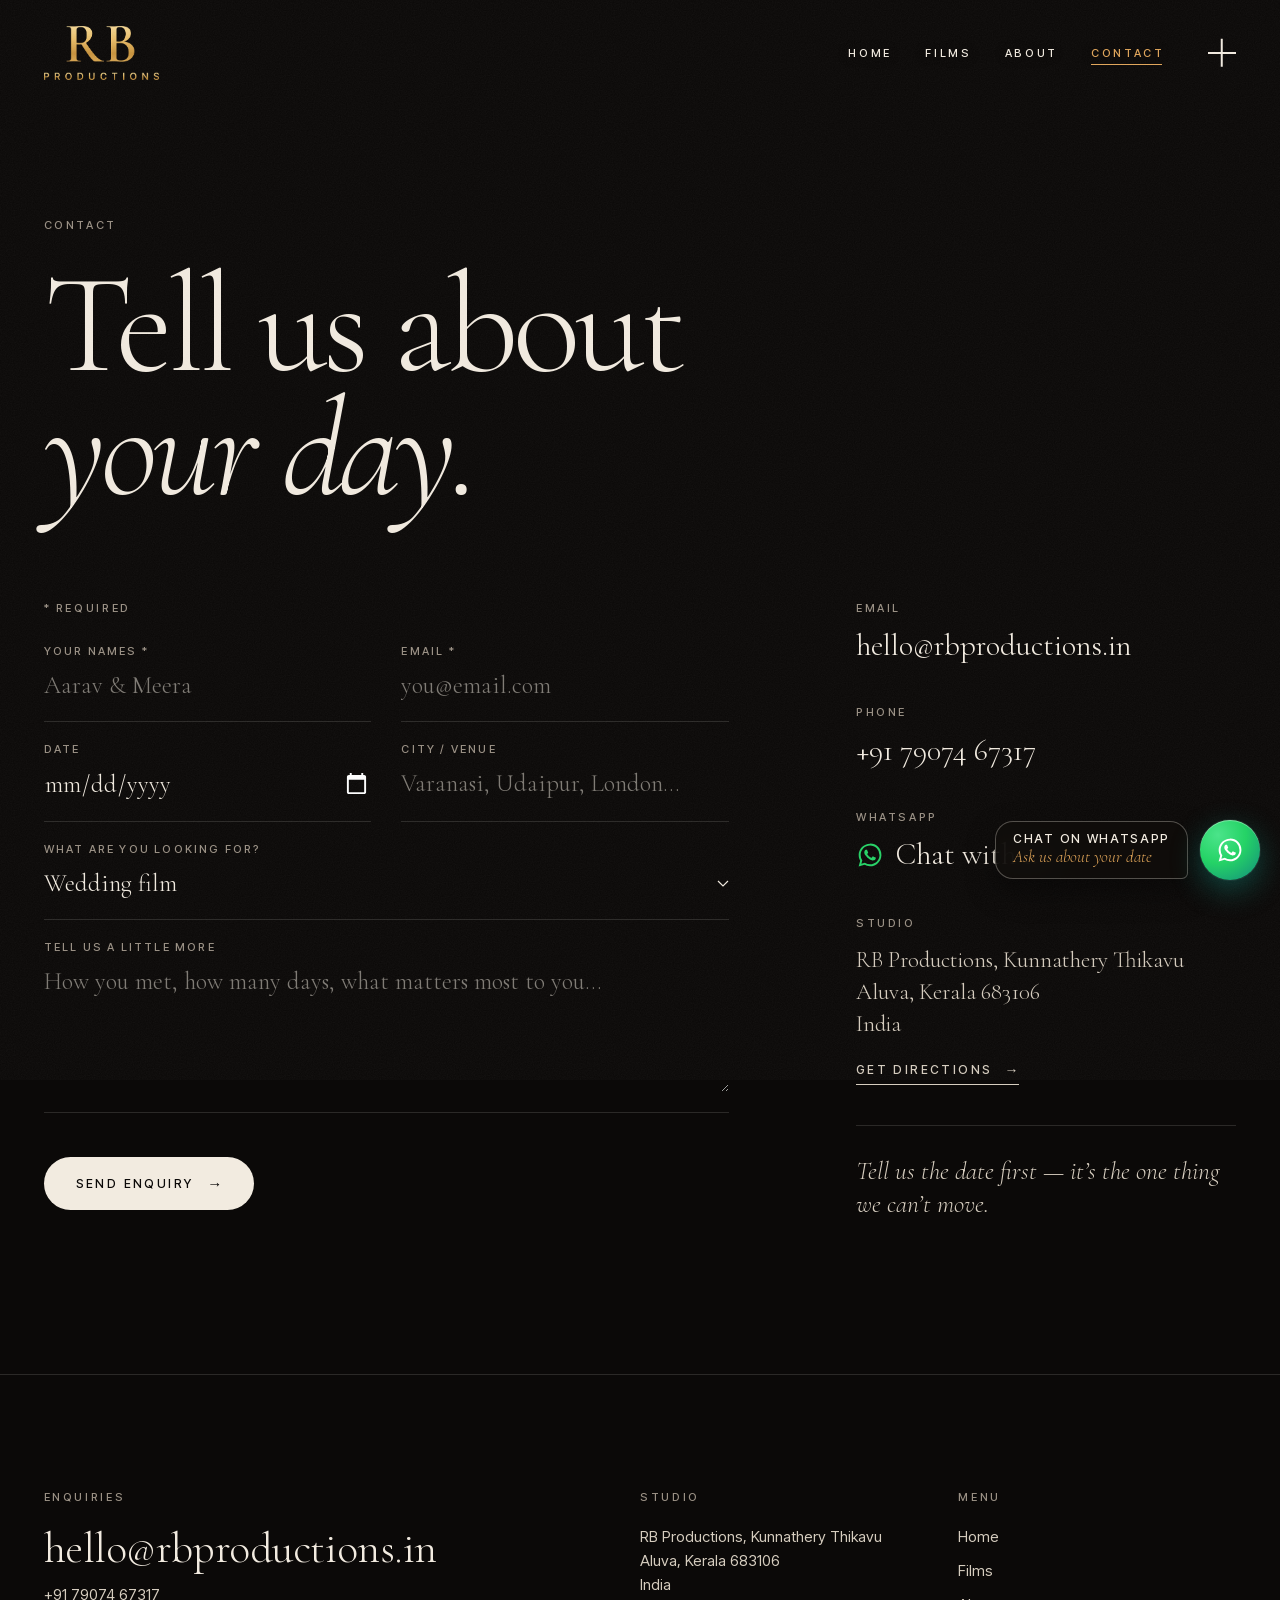
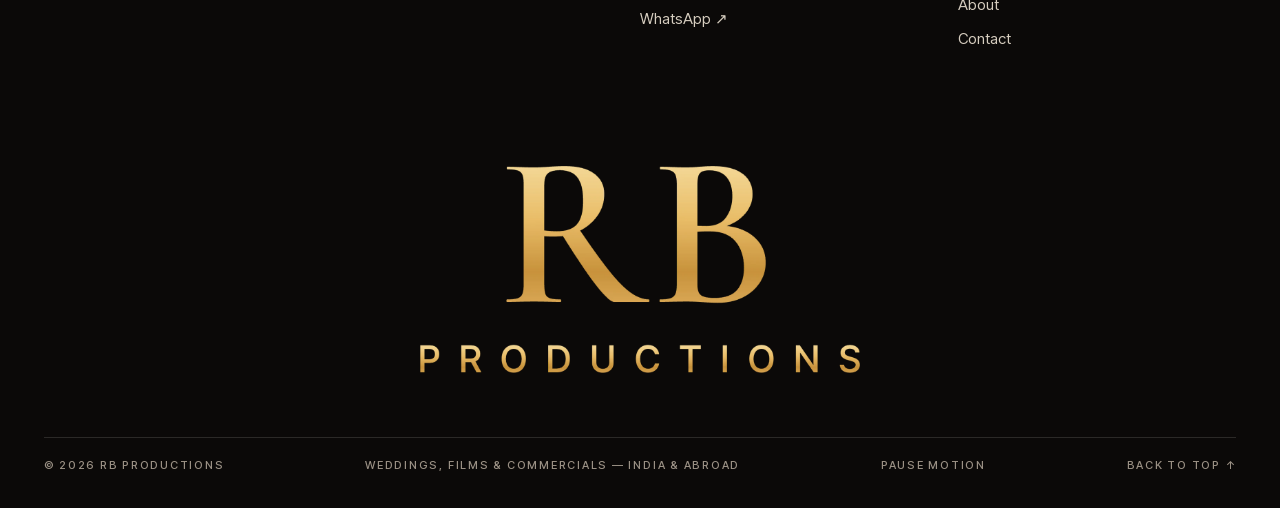
<file: contact.html>
<!doctype html>
<html lang="en">
<head>
<meta charset="utf-8">
<meta name="viewport" content="width=device-width, initial-scale=1">
<title>Contact — RB Productions</title>
<meta name="description" content="Enquire about a wedding or pre-wedding film with RB Productions.">
<meta name="theme-color" content="#0b0908">
<meta property="og:type" content="website">
<meta property="og:site_name" content="RB Productions">
<meta property="og:title" content="Contact — RB Productions">
<meta property="og:description" content="Enquire about a wedding or pre-wedding film with RB Productions.">
<meta property="og:image" content="https://rbproductionsin.github.io/assets/og-image.jpg">
<meta property="og:image:width" content="1200">
<meta property="og:image:height" content="630">
<meta property="og:image:alt" content="RB Productions logo">
<meta name="twitter:card" content="summary_large_image">
<script>document.documentElement.className += ' js is-loading';</script>
<link rel="icon" href="assets/favicon-32.png" sizes="32x32" type="image/png">
<link rel="icon" href="assets/favicon-192.png" sizes="192x192" type="image/png">
<link rel="apple-touch-icon" href="assets/apple-touch-icon.png">
<link rel="stylesheet" href="assets/css/style.css">
<script type="application/ld+json">{"@context": "https://schema.org", "@type": "ProfessionalService", "name": "RB Productions", "description": "Wedding films, pre-wedding and poetry films, commercial ads, product shoots and corporate events — in India and abroad.", "url": "https://rbproductionsin.github.io/", "image": "https://rbproductionsin.github.io/assets/og-image.jpg", "telephone": "+91 79074 67317", "founder": {"@type": "Person", "name": "Retheesh P Raveendran"}, "foundingDate": "2012", "address": {"@type": "PostalAddress", "streetAddress": "Kunnathery Thikavu", "addressLocality": "Aluva", "addressRegion": "Kerala", "postalCode": "683106", "addressCountry": "IN"}, "areaServed": ["India", "United Kingdom", "United Arab Emirates", "Singapore", "Sri Lanka", "Malaysia", "Germany", "France"]}</script>
<script src="assets/js/data.js" defer></script>
<script src="assets/js/main.js" defer></script>
</head>
<body data-page="contact">
<noscript><nav class="noscript-nav" aria-label="Primary"><a href="index.html">RB Productions</a><a href="films.html">Films</a><a href="about.html">About</a><a href="contact.html">Contact</a><a href="mailto:hello@rbproductions.in">hello@rbproductions.in</a></nav></noscript>
<main id="main" class="page">

  <section class="page-head">
    <p class="eyebrow">Contact</p>
    <h1 class="page-title">Tell us about<br><em>your day.</em></h1>
  </section>

  <section class="contact grid-12">
    <form class="form reveal" data-enquiry>
      <p class="eyebrow form__required">* Required</p>
      <div class="form__grid">
        <div class="field">
          <label for="f-names">Your names <span aria-hidden="true">*</span></label>
          <input id="f-names" name="names" type="text" autocomplete="name" placeholder="Aarav & Meera" required>
        </div>
        <div class="field">
          <label for="f-email">Email <span aria-hidden="true">*</span></label>
          <input id="f-email" name="email" type="email" autocomplete="email" placeholder="you@email.com" required>
        </div>
        <div class="field">
          <label for="f-date">Date</label>
          <input id="f-date" name="date" type="date">
        </div>
        <div class="field">
          <label for="f-venue">City / venue</label>
          <input id="f-venue" name="venue" type="text" placeholder="Varanasi, Udaipur, London…">
        </div>
        <div class="field field--full">
          <label for="f-type">What are you looking for?</label>
          <select id="f-type" name="type">
            <option>Wedding film</option>
            <option>Pre-wedding film</option>
            <option>Wedding + pre-wedding</option>
            <option>Poetry / family film</option>
            <option>Commercial ad</option>
            <option>Product shoot</option>
            <option>Corporate event</option>
            <option>Something else</option>
          </select>
        </div>
        <div class="field field--full">
          <label for="f-message">Tell us a little more</label>
          <textarea id="f-message" name="message" rows="4" placeholder="How you met, how many days, what matters most to you…"></textarea>
        </div>
      </div>
      <div class="form__actions">
        <button class="btn" type="submit">Send enquiry</button>
        <p class="form__status" data-form-status role="status"></p>
      </div>
    </form>

    <aside class="contact__aside reveal">
      <div data-contact-row>
        <p class="eyebrow">Email</p>
        <a class="contact__big" data-studio-email href="#"></a>
      </div>
      <div data-contact-row>
        <p class="eyebrow">Phone</p>
        <a class="contact__big" data-studio-phone href="#"></a>
      </div>
      <div data-contact-row>
        <p class="eyebrow">WhatsApp</p>
        <a class="contact__big contact__wa" data-studio-whatsapp href="#" target="_blank" rel="noopener"></a>
      </div>
      <div data-contact-row>
        <p class="eyebrow">Studio</p>
        <address class="contact__address" data-studio-address></address>
      </div>
      <div data-contact-row>
        <p class="eyebrow">Instagram</p>
        <a class="contact__big" data-studio-instagram href="#" target="_blank" rel="noopener"></a>
      </div>
      <p class="contact__quote">Tell us the date first — it’s the one thing we can’t move.</p>
    </aside>
  </section>

</main>
</body>
</html>
</file>
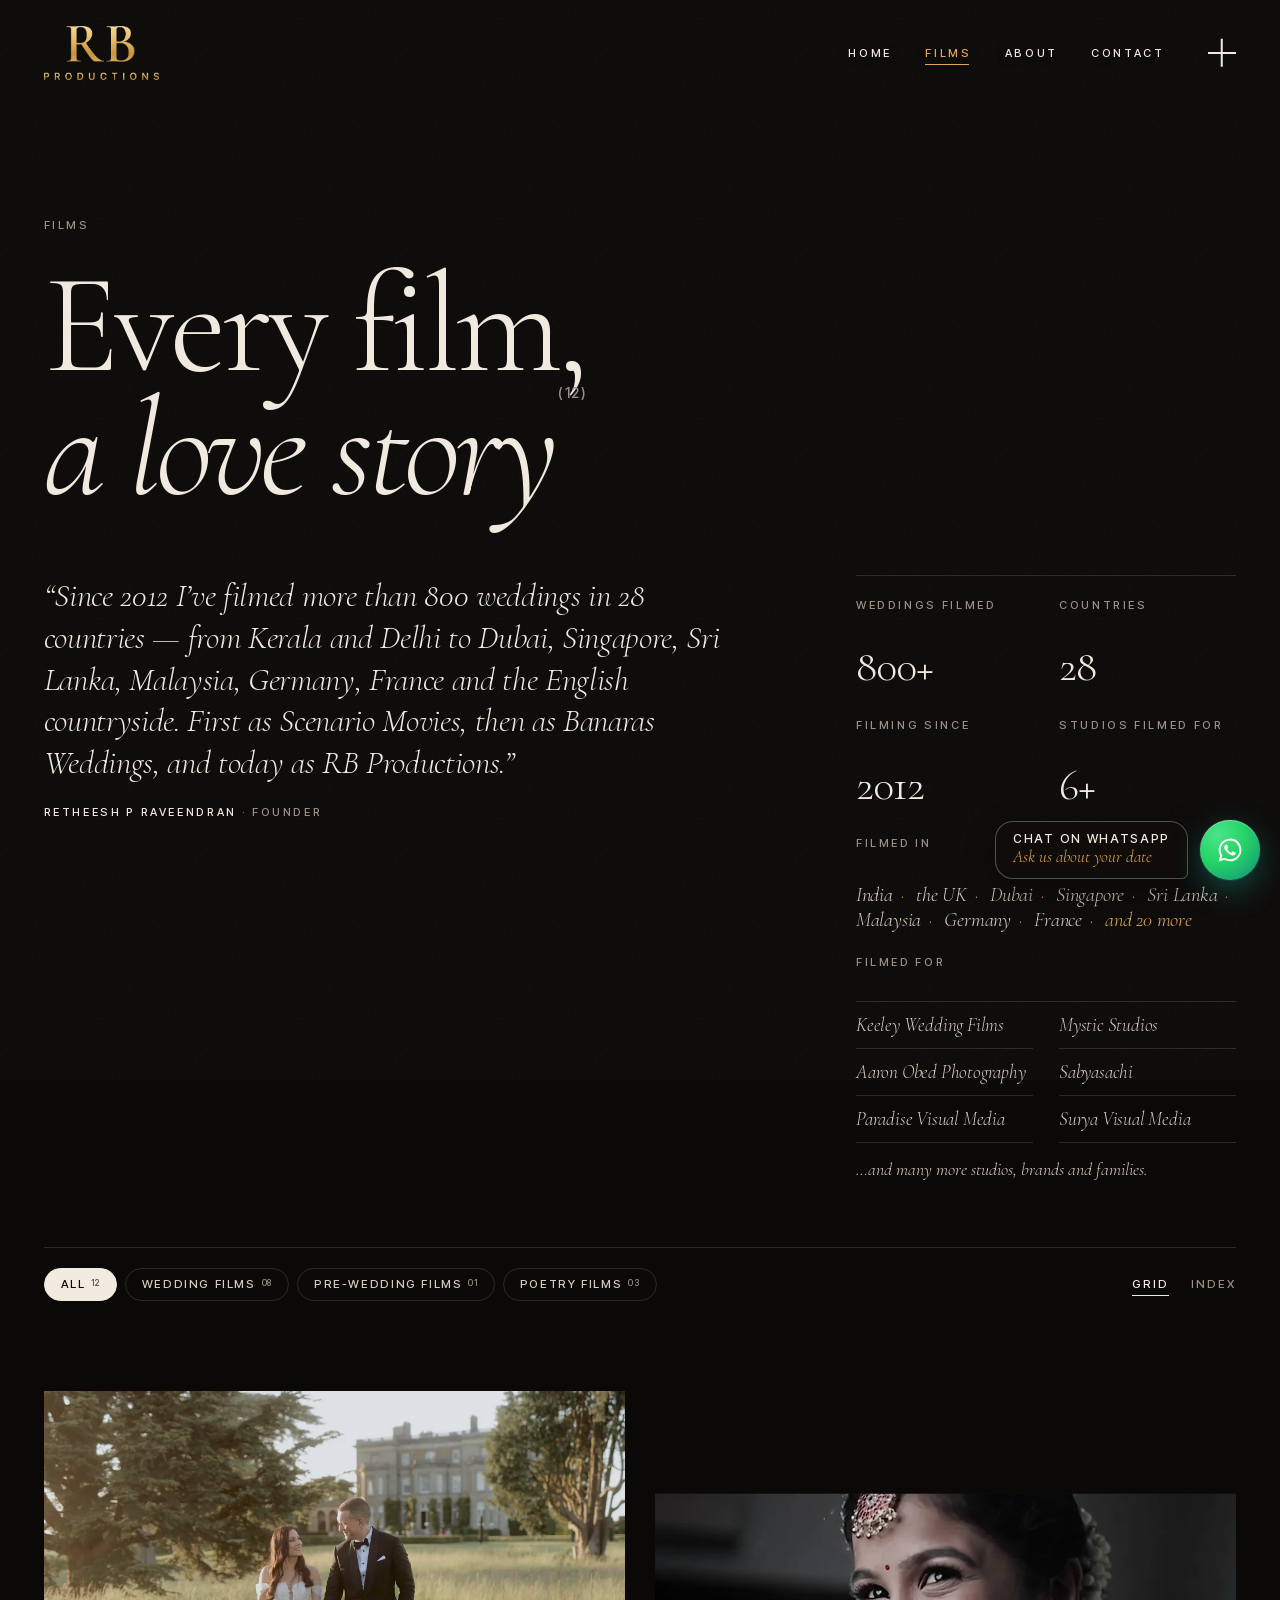
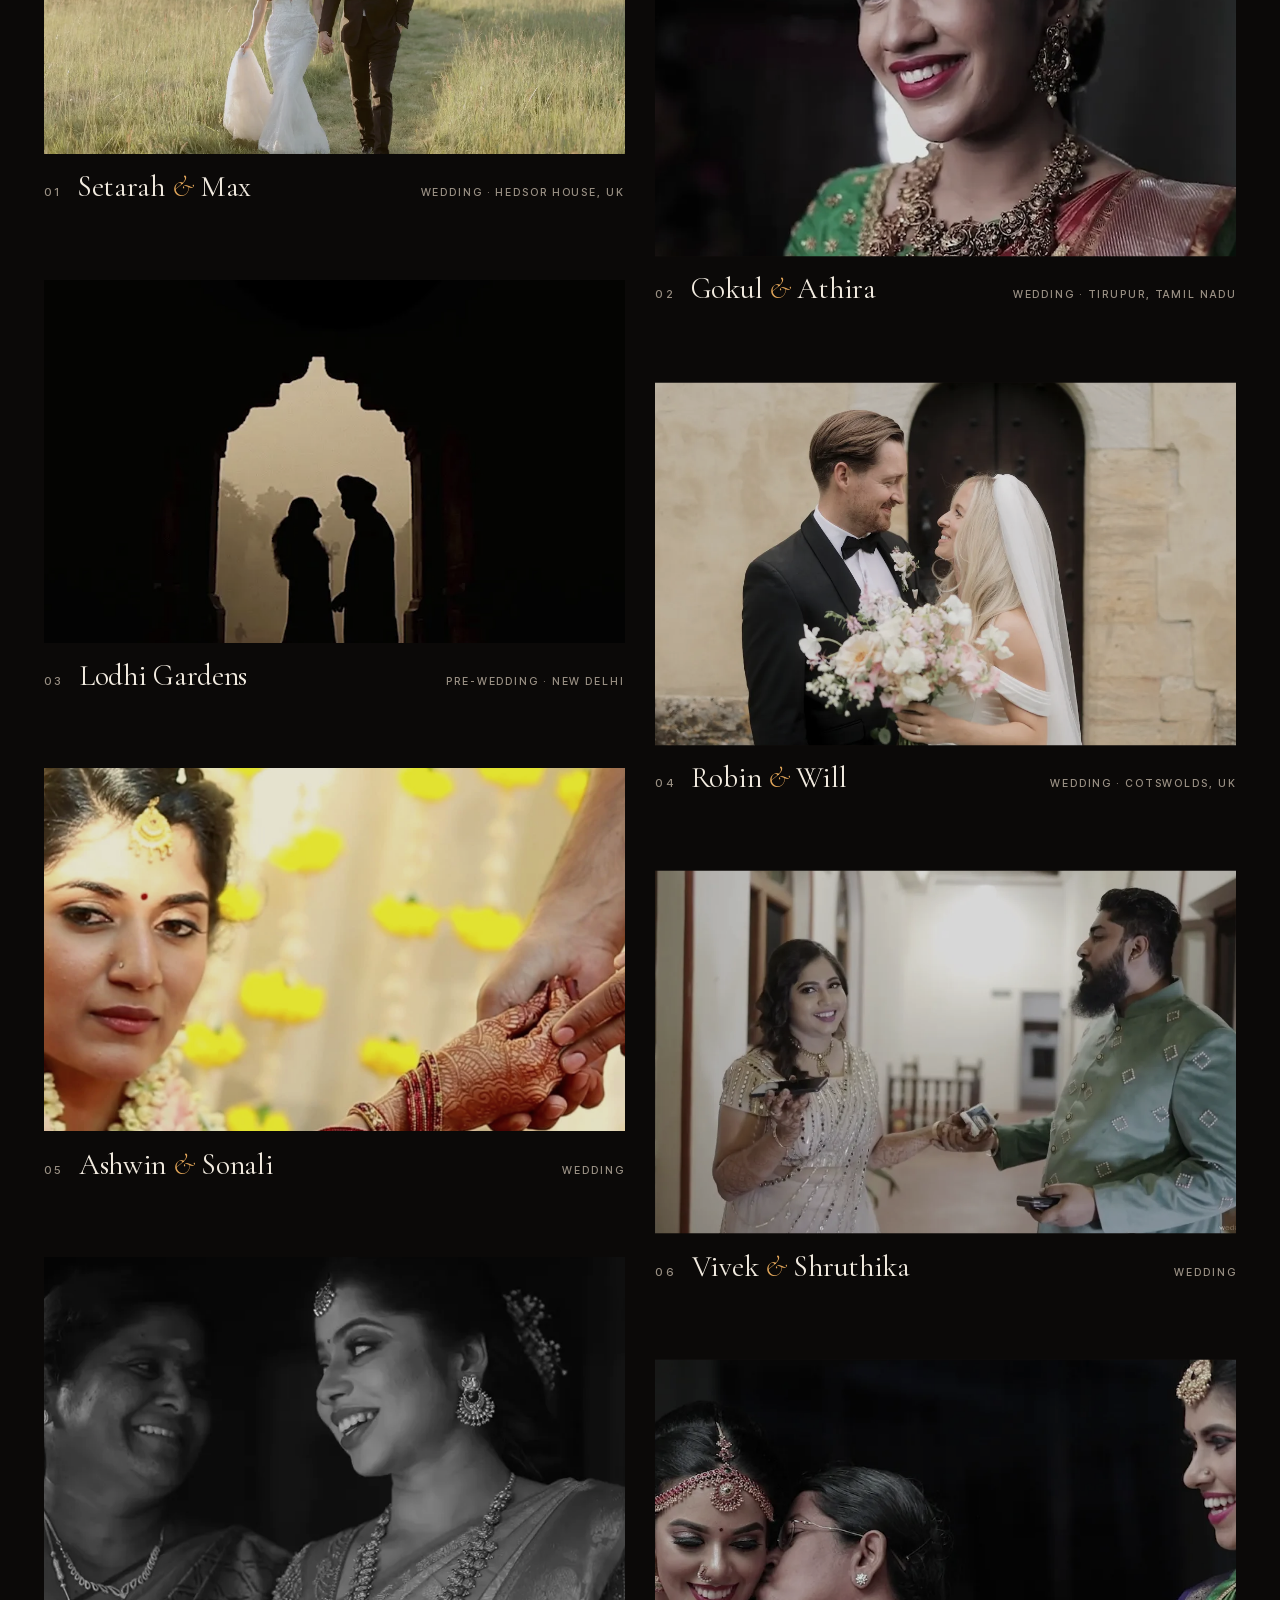
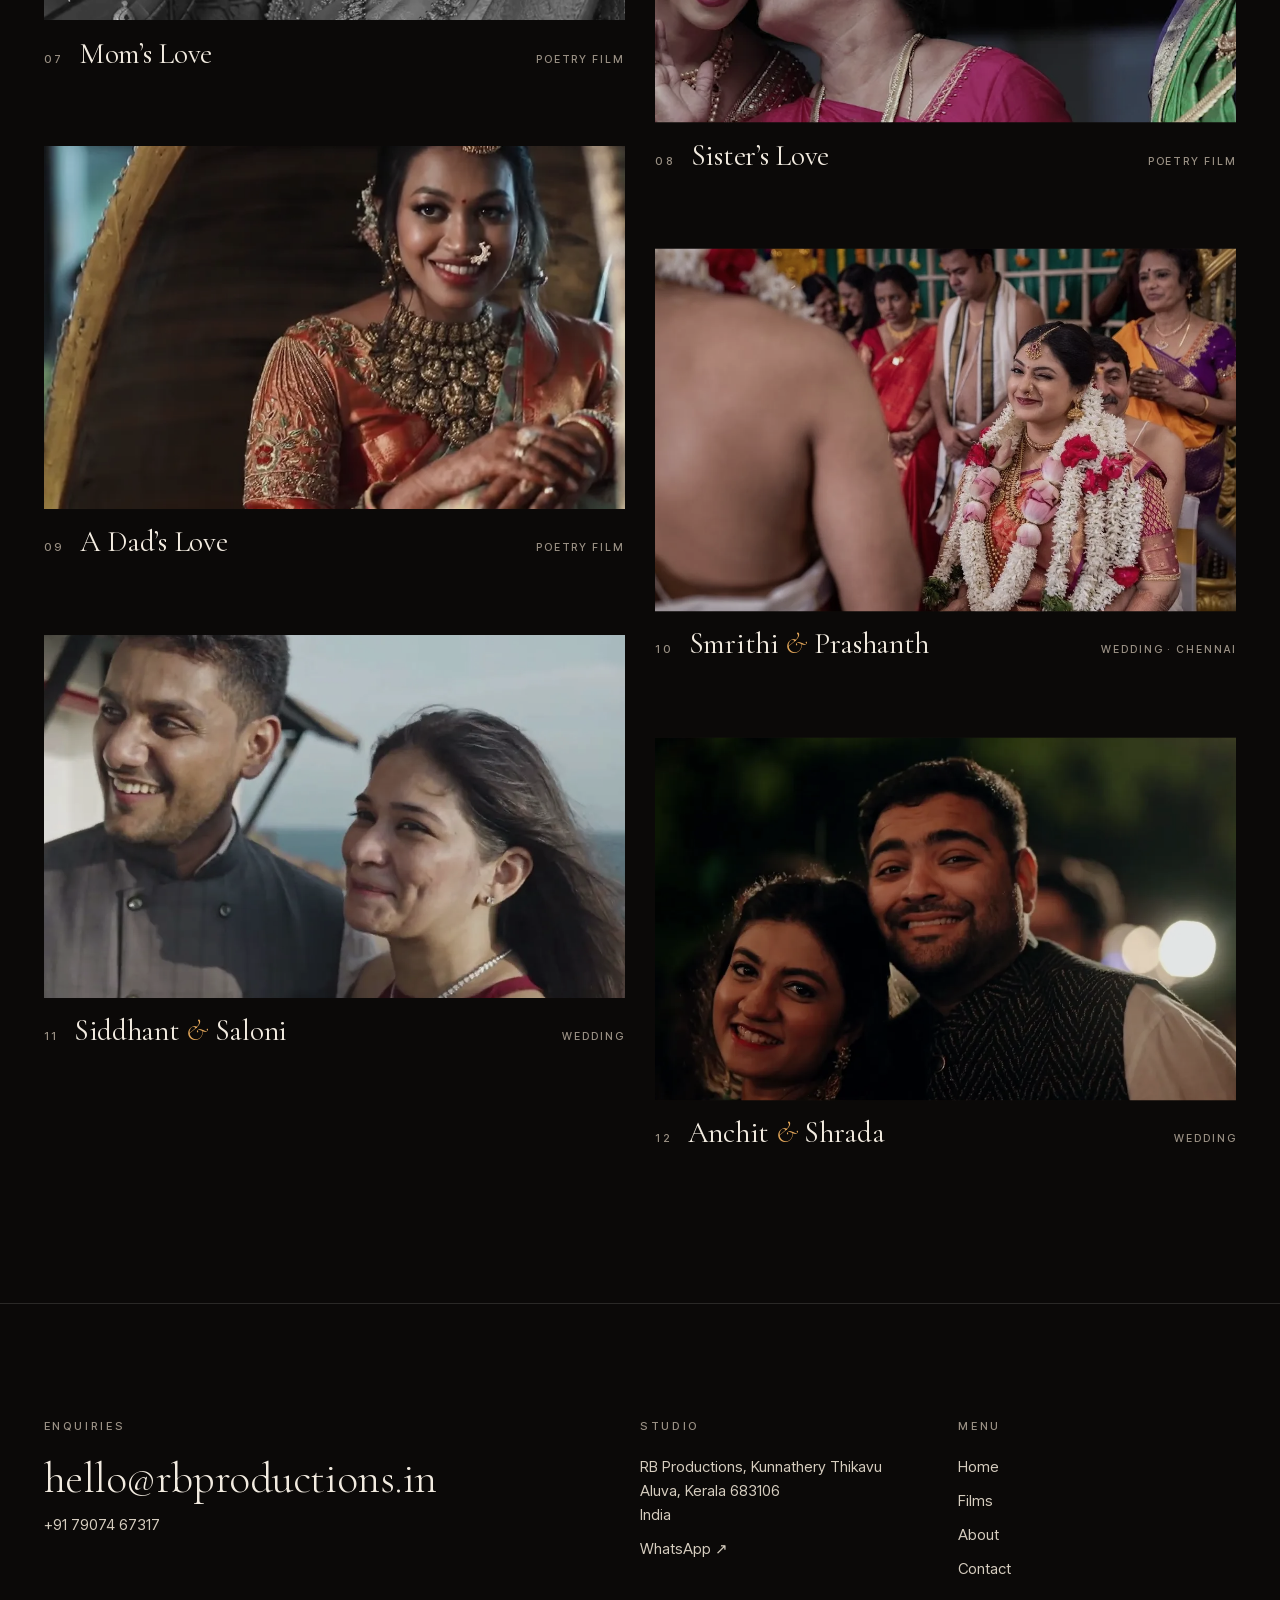
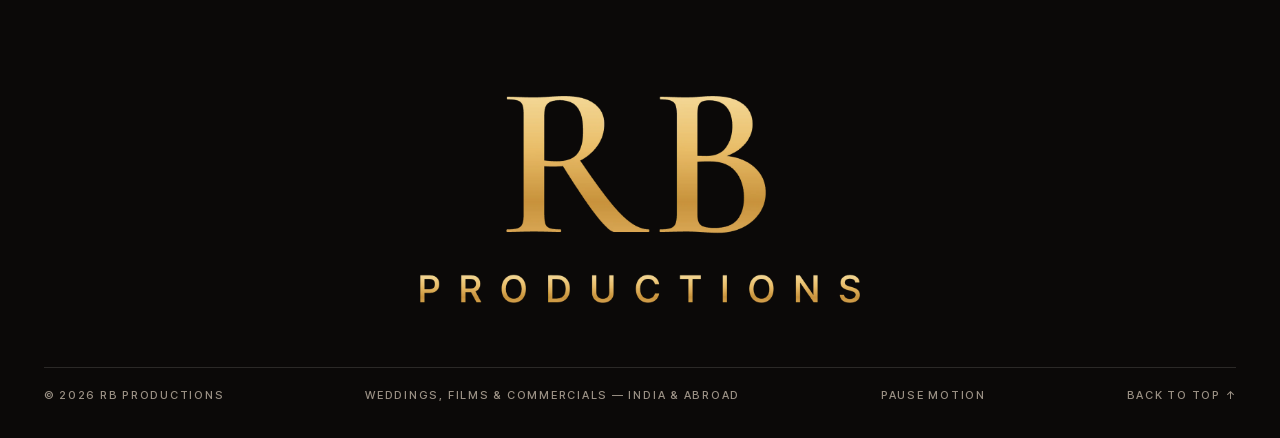
<file: films.html>
<!doctype html>
<html lang="en">
<head>
<meta charset="utf-8">
<meta name="viewport" content="width=device-width, initial-scale=1">
<title>Films — RB Productions</title>
<meta name="description" content="Wedding films, poetry films, commercials and more by RB Productions.">
<meta name="theme-color" content="#0b0908">
<meta property="og:type" content="website">
<meta property="og:site_name" content="RB Productions">
<meta property="og:title" content="Films — RB Productions">
<meta property="og:description" content="Wedding films, poetry films, commercials and more by RB Productions.">
<meta property="og:image" content="https://rbproductionsin.github.io/assets/og-image.jpg">
<meta property="og:image:width" content="1200">
<meta property="og:image:height" content="630">
<meta property="og:image:alt" content="RB Productions logo">
<meta name="twitter:card" content="summary_large_image">
<script>document.documentElement.className += ' js is-loading';</script>
<link rel="icon" href="assets/favicon-32.png" sizes="32x32" type="image/png">
<link rel="icon" href="assets/favicon-192.png" sizes="192x192" type="image/png">
<link rel="apple-touch-icon" href="assets/apple-touch-icon.png">
<link rel="preconnect" href="https://www.youtube.com">
<link rel="preconnect" href="https://www.youtube-nocookie.com">
<link rel="stylesheet" href="assets/css/style.css">
<script src="assets/js/data.js" defer></script>
<script src="assets/js/main.js" defer></script>
</head>
<body data-page="films">
<noscript><nav class="noscript-nav" aria-label="Primary"><a href="index.html">RB Productions</a><a href="films.html">Films</a><a href="about.html">About</a><a href="contact.html">Contact</a><a href="mailto:hello@rbproductions.in">hello@rbproductions.in</a></nav></noscript>
<main id="main" class="page">

  <section class="page-head">
    <p class="eyebrow">Films</p>
    <h1 class="page-title">Every film,<br><em>a love story</em><sup aria-hidden="true">(<span data-count>07</span>)</sup></h1>
    <div class="portfolio-intro grid-12">
      <blockquote class="portfolio-quote reveal">
        <p>“Since 2012 I’ve filmed more than 800 weddings in 28 countries — from Kerala and Delhi to Dubai, Singapore, Sri Lanka, Malaysia, Germany, France and the English countryside. First as Scenario Movies, then as Banaras Weddings, and today as RB Productions.”</p>
        <footer class="eyebrow"><span data-founder-name>Retheesh P Raveendran</span> · Founder</footer>
      </blockquote>
      <div class="portfolio-side reveal">
        <dl class="facts facts--compact" data-facts></dl>
        <p class="eyebrow portfolio-side__label">Filmed in</p>
        <p class="countries countries--compact" data-countries></p>
        <p class="eyebrow portfolio-side__label">Filmed for</p>
        <ul class="worked-with worked-with--compact" data-worked-with></ul>
        <p class="worked-with__more">…and many more studios, brands and families.</p>
      </div>
    </div>
    <div class="toolbar">
      <div class="chips" data-chips role="group" aria-label="Filter films"></div>
      <p class="sr-only" role="status" data-films-status></p>
      <div class="view-toggle" role="group" aria-label="View">
        <button type="button" data-view="grid" aria-pressed="true">Grid</button>
        <button type="button" data-view="index" aria-pressed="false">Index</button>
      </div>
    </div>
  </section>

  <div class="film-grid--uniform" data-films="all"></div>
  <ol class="film-index" data-film-index hidden></ol>

  <div class="hover-preview" aria-hidden="true"><div class="hover-preview__card"><img alt=""></div></div>

</main>
</body>
</html>
</file>
<file: assets/css/style.css>
/* Fonts are self-hosted (SIL Open Font License, see assets/fonts) so the page never depends on Google Fonts. */
@font-face { font-family: 'Cormorant Garamond'; font-style: italic; font-weight: 300; font-display: swap; src: url(../fonts/cormorant-garamond-300-italic-latin-ext.woff2) format('woff2'); unicode-range: U+0100-02BA, U+02BD-02C5, U+02C7-02CC, U+02CE-02D7, U+02DD-02FF, U+0304, U+0308, U+0329, U+1D00-1DBF, U+1E00-1E9F, U+1EF2-1EFF, U+2020, U+20A0-20AB, U+20AD-20C0, U+2113, U+2C60-2C7F, U+A720-A7FF; }
@font-face { font-family: 'Cormorant Garamond'; font-style: italic; font-weight: 300; font-display: swap; src: url(../fonts/cormorant-garamond-300-italic-latin.woff2) format('woff2'); unicode-range: U+0000-00FF, U+0131, U+0152-0153, U+02BB-02BC, U+02C6, U+02DA, U+02DC, U+0304, U+0308, U+0329, U+2000-206F, U+20AC, U+2122, U+2191, U+2193, U+2212, U+2215, U+FEFF, U+FFFD; }
@font-face { font-family: 'Cormorant Garamond'; font-style: italic; font-weight: 400; font-display: swap; src: url(../fonts/cormorant-garamond-400-italic-latin-ext.woff2) format('woff2'); unicode-range: U+0100-02BA, U+02BD-02C5, U+02C7-02CC, U+02CE-02D7, U+02DD-02FF, U+0304, U+0308, U+0329, U+1D00-1DBF, U+1E00-1E9F, U+1EF2-1EFF, U+2020, U+20A0-20AB, U+20AD-20C0, U+2113, U+2C60-2C7F, U+A720-A7FF; }
@font-face { font-family: 'Cormorant Garamond'; font-style: italic; font-weight: 400; font-display: swap; src: url(../fonts/cormorant-garamond-400-italic-latin.woff2) format('woff2'); unicode-range: U+0000-00FF, U+0131, U+0152-0153, U+02BB-02BC, U+02C6, U+02DA, U+02DC, U+0304, U+0308, U+0329, U+2000-206F, U+20AC, U+2122, U+2191, U+2193, U+2212, U+2215, U+FEFF, U+FFFD; }
@font-face { font-family: 'Cormorant Garamond'; font-style: normal; font-weight: 300; font-display: swap; src: url(../fonts/cormorant-garamond-300-latin-ext.woff2) format('woff2'); unicode-range: U+0100-02BA, U+02BD-02C5, U+02C7-02CC, U+02CE-02D7, U+02DD-02FF, U+0304, U+0308, U+0329, U+1D00-1DBF, U+1E00-1E9F, U+1EF2-1EFF, U+2020, U+20A0-20AB, U+20AD-20C0, U+2113, U+2C60-2C7F, U+A720-A7FF; }
@font-face { font-family: 'Cormorant Garamond'; font-style: normal; font-weight: 300; font-display: swap; src: url(../fonts/cormorant-garamond-300-latin.woff2) format('woff2'); unicode-range: U+0000-00FF, U+0131, U+0152-0153, U+02BB-02BC, U+02C6, U+02DA, U+02DC, U+0304, U+0308, U+0329, U+2000-206F, U+20AC, U+2122, U+2191, U+2193, U+2212, U+2215, U+FEFF, U+FFFD; }
@font-face { font-family: 'Cormorant Garamond'; font-style: normal; font-weight: 400; font-display: swap; src: url(../fonts/cormorant-garamond-400-latin-ext.woff2) format('woff2'); unicode-range: U+0100-02BA, U+02BD-02C5, U+02C7-02CC, U+02CE-02D7, U+02DD-02FF, U+0304, U+0308, U+0329, U+1D00-1DBF, U+1E00-1E9F, U+1EF2-1EFF, U+2020, U+20A0-20AB, U+20AD-20C0, U+2113, U+2C60-2C7F, U+A720-A7FF; }
@font-face { font-family: 'Cormorant Garamond'; font-style: normal; font-weight: 400; font-display: swap; src: url(../fonts/cormorant-garamond-400-latin.woff2) format('woff2'); unicode-range: U+0000-00FF, U+0131, U+0152-0153, U+02BB-02BC, U+02C6, U+02DA, U+02DC, U+0304, U+0308, U+0329, U+2000-206F, U+20AC, U+2122, U+2191, U+2193, U+2212, U+2215, U+FEFF, U+FFFD; }
@font-face { font-family: 'Inter Tight'; font-style: normal; font-weight: 400; font-display: swap; src: url(../fonts/inter-tight-400-latin-ext.woff2) format('woff2'); unicode-range: U+0100-02BA, U+02BD-02C5, U+02C7-02CC, U+02CE-02D7, U+02DD-02FF, U+0304, U+0308, U+0329, U+1D00-1DBF, U+1E00-1E9F, U+1EF2-1EFF, U+2020, U+20A0-20AB, U+20AD-20C0, U+2113, U+2C60-2C7F, U+A720-A7FF; }
@font-face { font-family: 'Inter Tight'; font-style: normal; font-weight: 400; font-display: swap; src: url(../fonts/inter-tight-400-latin.woff2) format('woff2'); unicode-range: U+0000-00FF, U+0131, U+0152-0153, U+02BB-02BC, U+02C6, U+02DA, U+02DC, U+0304, U+0308, U+0329, U+2000-206F, U+20AC, U+2122, U+2191, U+2193, U+2212, U+2215, U+FEFF, U+FFFD; }
@font-face { font-family: 'Inter Tight'; font-style: normal; font-weight: 500; font-display: swap; src: url(../fonts/inter-tight-500-latin-ext.woff2) format('woff2'); unicode-range: U+0100-02BA, U+02BD-02C5, U+02C7-02CC, U+02CE-02D7, U+02DD-02FF, U+0304, U+0308, U+0329, U+1D00-1DBF, U+1E00-1E9F, U+1EF2-1EFF, U+2020, U+20A0-20AB, U+20AD-20C0, U+2113, U+2C60-2C7F, U+A720-A7FF; }
@font-face { font-family: 'Inter Tight'; font-style: normal; font-weight: 500; font-display: swap; src: url(../fonts/inter-tight-500-latin.woff2) format('woff2'); unicode-range: U+0000-00FF, U+0131, U+0152-0153, U+02BB-02BC, U+02C6, U+02DA, U+02DC, U+0304, U+0308, U+0329, U+2000-206F, U+20AC, U+2122, U+2191, U+2193, U+2212, U+2215, U+FEFF, U+FFFD; }

:root {
  --bg: #0b0908;
  --bg-2: #15110e;
  --ink: #f2ebe0;
  --ink-2: #d6cdbf;
  --muted: #9a9084;
  --line: rgba(242, 235, 224, .14);
  --line-2: rgba(242, 235, 224, .3);
  --accent: #e2a65a;
  --serif: "Cormorant Garamond", "Cormorant", Georgia, "Times New Roman", serif;
  --sans: "Inter Tight", "Helvetica Neue", Helvetica, Arial, sans-serif;
  --pad: clamp(18px, 3.4vw, 52px);
  --gap: clamp(16px, 2vw, 32px);
  --ease: cubic-bezier(.65, .05, .36, 1);
  --ease-out: cubic-bezier(.16, 1, .3, 1);
}

/* ---------- Base ---------- */

*, *::before, *::after { box-sizing: border-box; }
html { color-scheme: dark; background: var(--bg); -webkit-text-size-adjust: 100%; text-size-adjust: 100%; scroll-behavior: smooth; }
body { margin: 0; min-height: 100vh; background: var(--bg); color: var(--ink); font: 400 15px/1.6 var(--sans); -webkit-font-smoothing: antialiased; -moz-osx-font-smoothing: grayscale; overflow-x: hidden; }
img, iframe { display: block; max-width: 100%; }
img { object-position: var(--pos, 50% 50%); transform-origin: var(--pos, 50% 50%); }
a { color: inherit; text-decoration: none; }
button { font: inherit; color: inherit; background: none; border: 0; padding: 0; margin: 0; cursor: pointer; text-align: inherit; }
h1, h2, h3, p, figure, dl, dd, ol, ul { margin: 0; }
em { font-style: italic; }
::selection { background: var(--accent); color: var(--bg); }
:focus-visible { outline: 1px solid var(--accent); outline-offset: 4px; }
[hidden] { display: none !important; }
.sr-only { position: absolute; width: 1px; height: 1px; padding: 0; margin: -1px; overflow: hidden; clip: rect(0 0 0 0); white-space: nowrap; border: 0; }
.skip-link { position: fixed; left: var(--pad); top: -100px; z-index: 120; background: var(--ink); color: var(--bg); padding: 10px 16px; font-size: 13px; }
.skip-link:focus { top: 12px; }
.menu-open, .lightbox-open { overflow: hidden; }

/* Page fade: body starts hidden only when JS is running, with a failsafe in case scripts stall. */
.js body { transition: opacity .7s var(--ease); }
.js.is-loading body { opacity: 0; transition: none; animation: failsafe-show 0s 1.5s forwards; }
.js.is-leaving body { opacity: 0; transition: opacity .35s var(--ease); }
@keyframes failsafe-show { to { opacity: 1; } }

/* Film grain */
body::after {
  content: ""; position: fixed; top: -20%; left: -20%; width: 140%; height: 140%; z-index: 85; pointer-events: none; opacity: .055;
  background-image: url("data:image/svg+xml,%3Csvg xmlns='http://www.w3.org/2000/svg' width='200' height='200'%3E%3Cfilter id='n'%3E%3CfeTurbulence type='fractalNoise' baseFrequency='.85' numOctaves='3' stitchTiles='stitch'/%3E%3CfeColorMatrix type='saturate' values='0'/%3E%3C/filter%3E%3Crect width='100%25' height='100%25' filter='url(%23n)'/%3E%3C/svg%3E");
  animation: grain 1.2s steps(6) infinite;
}
@keyframes grain {
  0%, 100% { transform: translate(0, 0); }
  17% { transform: translate(-4%, -6%); }
  33% { transform: translate(-9%, 3%); }
  50% { transform: translate(5%, -9%); }
  67% { transform: translate(-3%, 8%); }
  83% { transform: translate(7%, 4%); }
}

body:has(.player.is-playing)::after { display: none; }

/* ---------- Type helpers ---------- */

.eyebrow { font: 500 11px/1.4 var(--sans); letter-spacing: .24em; text-transform: uppercase; color: var(--muted); }
.amp { font-style: italic; font-weight: 300; color: var(--accent); }
.link-arrow {
  display: inline-flex; align-items: center; gap: 12px; padding: 8px 0;
  font: 500 12px/1 var(--sans); letter-spacing: .2em; text-transform: uppercase;
  background: linear-gradient(currentColor, currentColor) 0 100% / 100% 1px no-repeat;
  transition: background-size .6s var(--ease-out), color .3s;
}
.link-arrow::after { content: "→"; font-size: 14px; letter-spacing: 0; transition: transform .5s var(--ease-out); }
.link-arrow:hover { background-size: 0 1px; background-position: 100% 100%; color: var(--accent); }
.link-arrow:hover::after { transform: translateX(6px); }

/* ---------- Header ---------- */

.site-header {
  position: fixed; top: 0; right: 0; bottom: auto; left: 0; z-index: 60;
  display: flex; justify-content: space-between; align-items: flex-start;
  padding: calc(var(--pad) * .6) var(--pad);
  color: var(--ink); text-shadow: 0 1px 14px rgba(0, 0, 0, .28); pointer-events: none;
  transition: transform .6s var(--ease-out);
}
.site-header > * { pointer-events: auto; }
.site-header::before { content: ""; position: absolute; top: 0; right: 0; bottom: -48px; left: 0; z-index: -1; pointer-events: none; background: linear-gradient(180deg, rgba(11, 9, 8, .92) 0%, rgba(11, 9, 8, .7) 50%, rgba(11, 9, 8, 0) 100%); opacity: 0; transition: opacity .5s; }
.site-header.is-scrolled::before { opacity: 1; }
.menu-open .site-header::before { opacity: 0; }
.site-header.is-hidden { transform: translateY(-110%); }
.site-header:has(:focus-visible) { transform: none; }
.menu-open .site-header { transform: none; }
.brand { display: inline-flex; align-items: center; line-height: 1; }
.brand__word { flex: none; display: block; }
.brand__word img { width: 115px; height: 54px; }
.site-header__right { display: flex; align-items: center; gap: clamp(14px, 2.4vw, 32px); }
.site-header { align-items: center; }
.top-nav { display: flex; align-items: center; gap: clamp(18px, 2.6vw, 42px); margin: 0 clamp(18px, 2.8vw, 44px) 0 auto; transition: opacity .4s, visibility 0s; }
.top-nav__link { position: relative; padding: 12px 0; font: 500 11px/1 var(--sans); letter-spacing: .24em; text-transform: uppercase; transition: color .3s; }
.top-nav__link::after { content: ""; position: absolute; left: 0; right: .24em; bottom: 6px; height: 1px; background: currentColor; transform: scaleX(0); transform-origin: right; transition: transform .5s var(--ease-out); }
.top-nav__link:hover, .top-nav__link[aria-current="page"] { color: var(--accent); }
.top-nav__link:hover::after, .top-nav__link[aria-current="page"]::after { transform: scaleX(1); transform-origin: left; }
.menu-open .top-nav { opacity: 0; visibility: hidden; transition: opacity .3s, visibility 0s .3s; }
.menu-btn { position: relative; width: 44px; height: 44px; display: grid; place-items: center; margin-right: -8px; }
.plus { position: relative; width: 28px; height: 28px; transition: transform .7s var(--ease-out); }
.plus::before, .plus::after { content: ""; position: absolute; left: 0; top: 50%; width: 100%; height: 1.5px; margin-top: -.75px; background: currentColor; }
.plus::after { transform: rotate(90deg); }
.menu-btn:hover .plus { transform: rotate(90deg); }
.menu-open .plus { transform: rotate(45deg); }
.menu-open .menu-btn:hover .plus { transform: rotate(135deg); }

/* ---------- Menu overlay ---------- */

.menu {
  position: fixed; top: 0; right: 0; bottom: 0; left: 0; z-index: 55; background: var(--bg);
  clip-path: inset(0 0 100% 0); visibility: hidden;
  transition: clip-path .9s var(--ease), visibility 0s .9s;
}
.menu-open .menu { clip-path: inset(0); visibility: visible; transition: clip-path .9s var(--ease); }
.menu { overflow-y: auto; overscroll-behavior: contain; }
.menu__inner { min-height: 100%; display: grid; grid-template-columns: minmax(0, 1.15fr) minmax(0, .85fr); grid-template-rows: 1fr auto; }
.menu__nav { grid-column: 1; grid-row: 1; display: flex; flex-direction: column; justify-content: center; gap: clamp(2px, .6vw, 10px); padding: max(96px, 14vh) var(--pad) 32px; }
.menu__link { display: flex; align-items: flex-start; gap: clamp(12px, 1.6vw, 24px); width: max-content; max-width: 100%; }
.menu__num { font: 500 11px/1 var(--sans); letter-spacing: .2em; color: var(--muted); padding-top: 1.4em; transition: color .3s; }
.menu__mask { display: block; overflow: hidden; padding-bottom: .08em; }
.menu__text { display: block; font: 300 clamp(44px, min(8.4vw, 12.5vh), 132px)/.98 var(--serif); letter-spacing: -.02em; transform: translateY(108%); transition: transform .9s var(--ease-out), color .4s; }
.menu-open .menu__text { transform: none; transition-delay: calc(.25s + var(--i) * .07s), 0s; }
.menu__link:hover .menu__text, .menu__link:focus-visible .menu__text { font-style: italic; color: var(--accent); }
.menu__link[aria-current="page"] .menu__num { color: var(--accent); }
.menu__media { grid-column: 2; grid-row: 1 / 3; position: relative; overflow: hidden; margin: clamp(96px, 10vw, 130px) var(--pad) clamp(40px, 6vw, 96px) 0; }
.menu__media img { position: absolute; top: 0; right: 0; bottom: 0; left: 0; width: 100%; height: 100%; object-fit: cover; opacity: 0; transform: scale(calc(var(--z, 1) * 1.12)); filter: brightness(.8) saturate(.85); transition: opacity .7s ease, transform 1.6s var(--ease-out); }
.menu__media img.is-active { opacity: 1; transform: scale(var(--z, 1)); }
.menu__foot { grid-column: 1; grid-row: 2; padding: 0 var(--pad) calc(var(--pad) * .8); display: flex; flex-wrap: wrap; gap: 12px 28px; font-size: 13px; color: var(--muted); opacity: 0; transition: opacity .4s; }
.menu-open .menu__foot { opacity: 1; transition-delay: .6s; }
.menu__foot a { transition: color .3s; }
.menu__foot a:hover { color: var(--ink); }

/* ---------- Hero ---------- */

.hero { position: relative; height: 100vh; height: 100svh; min-height: 600px; overflow: hidden; isolation: isolate; display: flex; flex-direction: column; justify-content: flex-end; }
.hero__media { position: absolute; top: 0; right: 0; bottom: 0; left: 0; z-index: -1; background: #000; }
.hero__poster { position: absolute; top: 0; right: 0; bottom: 0; left: 0; width: 100%; height: 100%; object-fit: cover; transform: scale(calc(var(--z, 1) * 1.02)); }
.is-ready .hero__poster { animation: poster-drift 18s linear forwards; }
@keyframes poster-drift { to { transform: scale(calc(var(--z, 1) * 1.1)); } }
.hero__video { position: absolute; top: 0; right: 0; bottom: 0; left: 0; overflow: hidden; opacity: 0; transition: opacity 1.2s ease; container-type: size; }
.hero.is-playing .hero__video { opacity: 1; }
.hero__video iframe, .hero__video video { position: absolute; top: 50%; left: 50%; width: max(100cqw, 177.78cqh); height: max(56.25cqw, 100cqh); max-width: none; transform: translate(-50%, -50%) scale(var(--z, 1)); border: 0; object-fit: cover; pointer-events: none; }
.hero__shade {
  position: absolute; top: 0; right: 0; bottom: 0; left: 0;
  background:
    linear-gradient(180deg, rgba(11, 9, 8, .6) 0%, rgba(11, 9, 8, .08) 22%, rgba(11, 9, 8, 0) 45%, rgba(11, 9, 8, .38) 70%, rgba(11, 9, 8, .94) 100%),
    radial-gradient(120% 80% at 50% 40%, transparent 50%, rgba(11, 9, 8, .5) 100%);
}
.hero__content { padding: 0 var(--pad); }
.hero__eyebrow { margin-bottom: clamp(18px, 2vw, 28px); color: var(--ink-2); }
.hero__title { font: 300 clamp(56px, 10vw, 184px)/.9 var(--serif); letter-spacing: -.03em; }
.line { display: block; overflow: hidden; padding-bottom: .1em; margin-bottom: -.1em; }
.line > span { display: inline-block; }
.js .line > span { transform: translateY(110%); transition: transform 1.4s var(--ease-out); }
.line:nth-child(2) > span { transition-delay: .12s; }
.js.is-ready .line > span { transform: none; }
.js.is-loading .line > span { animation: failsafe-rise 0s 3s forwards; }
.js.is-loading .hero__eyebrow, .js.is-loading .hero__foot { animation: failsafe-show 0s 3s forwards; }
@keyframes failsafe-rise { to { transform: none; } }
.hero__foot { display: flex; align-items: flex-end; justify-content: space-between; gap: 24px; padding: clamp(28px, 3.4vw, 52px) var(--pad) calc(var(--pad) * .9); }
.js .hero__eyebrow, .js .hero__foot { opacity: 0; transition: opacity 1.2s .5s; }
.is-ready .hero__eyebrow, .is-ready .hero__foot { opacity: 1; }

.reel-btn { display: inline-flex; align-items: center; gap: 18px; }
.reel-btn__ring { position: relative; flex: none; width: clamp(58px, 5vw, 72px); aspect-ratio: 1; border-radius: 50%; border: 1px solid var(--line-2); transition: background .5s, border-color .5s, color .5s, transform .7s var(--ease-out); }
.reel-btn__ring::before { content: ""; position: absolute; left: 50%; top: 50%; border-style: solid; border-width: 6px 0 6px 10px; border-color: transparent transparent transparent currentColor; transform: translate(-35%, -50%); }
.reel-btn__progress { position: absolute; top: -1px; right: -1px; bottom: -1px; left: -1px; width: calc(100% + 2px); height: calc(100% + 2px); transform: rotate(-90deg); pointer-events: none; opacity: 0; transition: opacity .6s ease; }
.reel-btn__progress circle { fill: none; stroke: var(--accent); stroke-width: 1.4; stroke-linecap: round; stroke-dasharray: 100; stroke-dashoffset: 100; }
.hero.is-loading-film .reel-btn__progress { opacity: 1; }
.hero.is-loading-film .reel-btn__progress circle { stroke-dashoffset: 30; transition: stroke-dashoffset 16s cubic-bezier(.08, .7, .2, 1); }
.hero.is-starting .reel-btn__progress { opacity: 1; }
.hero.is-starting .reel-btn__progress circle { stroke-dashoffset: 0; transition: stroke-dashoffset var(--fill-ms, 4200ms) linear; }
.hero.is-playing .reel-btn__progress { opacity: 0; transition: opacity .8s ease .2s; }
.hero.is-playing .reel-btn__progress circle { stroke-dashoffset: 0; }
.reel-btn:hover .reel-btn__ring { background: var(--ink); border-color: var(--ink); color: var(--bg); transform: scale(1.08); }
.reel-btn__text { display: flex; flex-direction: column; gap: 7px; }
.reel-btn__label { font: 500 11px/1 var(--sans); letter-spacing: .24em; text-transform: uppercase; }
.reel-btn__name { font: italic 300 23px/1 var(--serif); color: var(--ink-2); }
.hero__aside { display: flex; align-items: flex-end; gap: 28px; }
.hero__motion { font: 500 10px/1 var(--sans); letter-spacing: .24em; text-transform: uppercase; color: var(--ink-2); padding: 12px 0; }
.scroll-cue { display: flex; align-items: center; gap: 14px; writing-mode: vertical-rl; font: 500 10px/1 var(--sans); letter-spacing: .3em; text-transform: uppercase; color: var(--ink-2); }
.scroll-cue::after { content: ""; width: 1px; height: 56px; background: linear-gradient(var(--ink), transparent); transform-origin: top; animation: cue 2.4s var(--ease) infinite; }
@keyframes cue { 0% { transform: scaleY(0); } 45% { transform: scaleY(1); } 100% { transform: scaleY(1); opacity: 0; } }

/* ---------- Marquee ---------- */

.marquee { overflow: hidden; border-bottom: 1px solid var(--line); padding: clamp(18px, 2vw, 28px) 0; }
.marquee__track { display: flex; width: max-content; animation: marquee 84s linear infinite; }
.marquee__track span { display: inline-flex; align-items: center; gap: .6em; padding-right: .6em; white-space: nowrap; font: italic 300 clamp(28px, 3.4vw, 54px)/1 var(--serif); }
.marquee__track span::after { content: ""; width: .16em; height: .16em; border-radius: 50%; background: var(--accent); }
@keyframes marquee { to { transform: translateX(-50%); } }

/* ---------- Sections ---------- */

.section { padding: clamp(96px, 13vw, 200px) var(--pad); }
.section-head { display: flex; justify-content: space-between; align-items: baseline; gap: 24px; padding-bottom: 18px; margin-bottom: clamp(40px, 5vw, 72px); border-bottom: 1px solid var(--line); }
.grid-12 { display: grid; grid-template-columns: repeat(12, minmax(0, 1fr)); column-gap: var(--gap); }

.intro { row-gap: 40px; }
.intro > .eyebrow { grid-column: 1 / 4; padding-top: 1em; }
.intro__text { grid-column: 4 / 13; font: 300 clamp(30px, 3.9vw, 64px)/1.1 var(--serif); letter-spacing: -.015em; text-indent: 1.6em; }
.intro__text em { color: var(--accent); }
.intro__foot { grid-column: 4 / 13; }

/* ---------- Film tiles ---------- */

.tile { display: block; position: relative; }
.tile__media { position: relative; overflow: hidden; aspect-ratio: 16 / 10; background: var(--bg-2); }
.tile__media img { position: absolute; top: 0; right: 0; bottom: 0; left: 0; width: 100%; height: 100%; object-fit: cover; transform: scale(calc(var(--z, 1) * 1.04)); filter: saturate(.8) brightness(.9); transition: transform 1.6s var(--ease-out), filter 1s var(--ease-out); }
.tile:hover .tile__media img, .tile:focus-visible .tile__media img { transform: scale(calc(var(--z, 1) * 1.1)); filter: none; }
/* Scroll-triggered film previews: sized like object-fit: cover, cropped exactly like the still underneath. */
.tile__media, .player, .next-film { container-type: size; }
.preview { position: absolute; top: 0; right: 0; bottom: 0; left: 0; overflow: hidden; opacity: 0; pointer-events: none; transition: opacity .5s ease; }
.is-previewing > .preview { opacity: 1; }
.preview > iframe, .preview > video {
  position: absolute; left: var(--px, 50%); top: var(--py, 50%);
  width: max(100cqw, 177.78cqh); height: max(56.25cqw, 100cqh); max-width: none;
  translate: calc(-1 * var(--px, 50%)) calc(-1 * var(--py, 50%));
  transform: scale(var(--z, 1)); transform-origin: var(--pos, 50% 50%);
  border: 0; object-fit: cover;
}
.tile__media .preview > * { transform: scale(calc(var(--z, 1) * 1.04)); filter: saturate(.8) brightness(.9); transition: transform 1.6s var(--ease-out), filter 1s var(--ease-out); }
.tile:hover .tile__media .preview > *, .tile:focus-visible .tile__media .preview > * { transform: scale(calc(var(--z, 1) * 1.1)); filter: none; }
.player .preview > * { filter: brightness(.7); }
.next-film .preview > * { transform: scale(calc(var(--z, 1) * 1.06)); filter: brightness(.42) saturate(.8); transition: transform 1.8s var(--ease-out), filter .8s; }
.next-film:hover .preview > * { transform: scale(var(--z, 1)); filter: brightness(.58) saturate(1); }

/* Films that can't play inline drift slowly so every frame on the page feels alive. */
@keyframes drift { from { transform: scale(calc(var(--z, 1) * 1.04)); } to { transform: scale(calc(var(--z, 1) * 1.16)); } }
.is-drifting > img { animation: drift 16s ease-in-out infinite alternate; }
/* A film still waiting for its preview drifts gently from the moment it arrives, then dissolves into the film. */
@keyframes warm-drift { from { transform: scale(calc(var(--z, 1) * 1.04)); } to { transform: scale(calc(var(--z, 1) * 1.1)); } }
.tile__media.is-warming:not(.is-previewing) > img { animation: warm-drift 9s ease-in-out infinite alternate; }

.tile__cap { display: grid; grid-template-columns: auto minmax(0, 1fr) auto; align-items: baseline; column-gap: 16px; padding-top: 18px; }
.tile__num { font: 500 11px/1 var(--sans); letter-spacing: .2em; color: var(--muted); }
.tile__title { font: 400 clamp(24px, 2.3vw, 38px)/1.05 var(--serif); letter-spacing: -.01em; transition: transform .6s var(--ease-out); }
.tile:hover .tile__title { transform: translateX(8px); }
.tile__meta { font: 500 10.5px/1.4 var(--sans); letter-spacing: .18em; text-transform: uppercase; color: var(--muted); text-align: right; }
.tile__kicker { grid-column: 2 / -1; margin-top: 8px; font: italic 300 clamp(17px, 1.35vw, 21px)/1.35 var(--serif); color: var(--ink-2); }

.reveals-on .reveal { opacity: 0; transform: translateY(40px); transition: opacity 1.1s var(--ease-out), transform 1.3s var(--ease-out); }
.reveals-on .reveal.is-in { opacity: 1; transform: none; }
.reveals-on .tile.reveal .tile__media { clip-path: inset(14% 0 0 0); transition: clip-path 1.5s var(--ease-out); }
.reveals-on .tile.reveal.is-in .tile__media { clip-path: inset(0); }

.film-grid--editorial { display: grid; grid-template-columns: repeat(12, minmax(0, 1fr)); column-gap: var(--gap); row-gap: clamp(64px, 8vw, 140px); align-items: start; }
.film-grid--editorial .tile:nth-child(5n+1) { grid-column: 1 / 8; }
.film-grid--editorial .tile:nth-child(5n+2) { grid-column: 9 / 13; margin-top: clamp(60px, 14vw, 260px); }
.film-grid--editorial .tile:nth-child(5n+3) { grid-column: 2 / 12; }
.film-grid--editorial .tile:nth-child(5n+4) { grid-column: 1 / 6; }
.film-grid--editorial .tile:nth-child(5n) { grid-column: 7 / 13; margin-top: clamp(60px, 12vw, 220px); }
.film-grid--editorial .tile:nth-child(5n+2) .tile__media,
.film-grid--editorial .tile:nth-child(5n+4) .tile__media { aspect-ratio: 4 / 5; }
.film-grid--editorial .tile:nth-child(5n+3) .tile__media { aspect-ratio: 2.2 / 1; }
.film-grid--editorial .tile:nth-child(5n+2) .tile__cap,
.film-grid--editorial .tile:nth-child(5n+4) .tile__cap { grid-template-columns: auto minmax(0, 1fr); row-gap: 8px; }
.film-grid--editorial .tile:nth-child(5n+2) .tile__meta,
.film-grid--editorial .tile:nth-child(5n+4) .tile__meta { grid-column: 2; text-align: left; }
/* Home portfolio: every tile keeps the films' own widescreen frame, so faces and hands are never cropped away. */
.film-grid--landscape .tile:nth-child(n) .tile__media { aspect-ratio: 16 / 9; }
.film-grid--landscape .tile:nth-child(5n+2) { grid-column: 8 / 13; }
.film-grid--landscape .tile:nth-child(5n+3) { grid-column: 3 / 11; }
.film-grid--landscape .tile:nth-child(5n+4) { grid-column: 1 / 7; }

.film-grid--uniform { display: grid; grid-template-columns: repeat(2, minmax(0, 1fr)); column-gap: clamp(16px, 2.4vw, 40px); row-gap: clamp(56px, 6vw, 96px); align-items: start; padding: 0 var(--pad) calc(clamp(96px, 12vw, 180px) + clamp(0px, 8vw, 140px)); }
.film-grid--uniform .tile:nth-child(even) { translate: 0 clamp(0px, 8vw, 140px); }

/* ---------- Offer ---------- */

.offer__list { list-style: none; padding: 0; border-top: 1px solid var(--line); }
.offer__row { display: grid; grid-template-columns: 80px minmax(0, 1fr) minmax(0, 1fr) 40px; gap: 24px; align-items: baseline; padding: clamp(28px, 3vw, 44px) 0; border-bottom: 1px solid var(--line); }
.offer__num { font: 500 11px/1 var(--sans); letter-spacing: .2em; color: var(--muted); }
.offer__title { font: 300 clamp(34px, 4.4vw, 72px)/1 var(--serif); letter-spacing: -.02em; transition: transform .7s var(--ease-out), color .4s; }
.offer__text { color: var(--ink-2); max-width: 44ch; }
.offer__arrow { justify-self: end; font-size: 20px; transition: transform .5s var(--ease-out); }
.offer__row:hover .offer__title { transform: translateX(18px); font-style: italic; color: var(--accent); }
.offer__row:hover .offer__arrow { transform: translateX(6px) rotate(-45deg); }

/* ---------- CTA ---------- */

.cta { padding: 0 var(--pad) clamp(96px, 12vw, 180px); }
.cta__link { position: relative; display: block; padding-top: clamp(36px, 4vw, 56px); border-top: 1px solid var(--line); }
.cta__link .eyebrow { display: block; margin-bottom: clamp(24px, 3vw, 44px); }
.cta__big { display: block; font: 300 clamp(56px, 10vw, 190px)/.92 var(--serif); letter-spacing: -.03em; }
.cta__big em { color: var(--accent); }
.cta__arrow { position: absolute; right: 0; bottom: .15em; font: 300 clamp(40px, 6vw, 100px)/1 var(--serif); transition: transform .7s var(--ease-out); }
.cta__link:hover .cta__arrow { transform: translateX(10px) rotate(-45deg); }

/* ---------- Inner pages ---------- */

.page { padding-top: clamp(140px, 17vw, 250px); }
.page-head { padding: 0 var(--pad) clamp(56px, 7vw, 110px); }
.page-head .eyebrow { margin-bottom: clamp(20px, 2.4vw, 34px); }
.page-title { font: 300 clamp(58px, 11vw, 200px)/.88 var(--serif); letter-spacing: -.035em; }
.page-title sup { position: relative; top: -.1em; margin-left: .25em; font: 500 max(11px, .1em)/1 var(--sans); letter-spacing: .12em; color: var(--muted); vertical-align: top; }

.toolbar { display: flex; flex-wrap: wrap; justify-content: space-between; align-items: center; gap: 20px 32px; margin-top: clamp(40px, 5vw, 64px); padding-top: 20px; border-top: 1px solid var(--line); }
.chips { display: flex; flex-wrap: wrap; gap: 8px; }
.chip { display: inline-flex; align-items: flex-start; gap: 6px; padding: 10px 16px; border: 1px solid var(--line); border-radius: 999px; font: 500 11.5px/1 var(--sans); letter-spacing: .14em; text-transform: uppercase; color: var(--ink-2); transition: background .35s, color .35s, border-color .35s; }
.chip sup { font-size: 8.5px; letter-spacing: .08em; opacity: .7; }
.chip:hover { border-color: var(--line-2); color: var(--ink); }
.chip[aria-pressed="true"] { background: var(--ink); border-color: var(--ink); color: var(--bg); }
.view-toggle { display: flex; gap: 22px; }
.view-toggle button { position: relative; padding: 6px 0; font: 500 11.5px/1 var(--sans); letter-spacing: .18em; text-transform: uppercase; color: var(--muted); transition: color .3s; }
.view-toggle button::after { content: ""; position: absolute; left: 0; right: 0; bottom: 0; height: 1px; background: currentColor; transform: scaleX(0); transform-origin: right; transition: transform .5s var(--ease-out); }
.view-toggle button:hover, .view-toggle button[aria-pressed="true"] { color: var(--ink); }
.view-toggle button[aria-pressed="true"]::after { transform: scaleX(1); transform-origin: left; }

/* Index view */
.film-index { list-style: none; margin: 0; padding: 0 var(--pad) clamp(96px, 12vw, 180px); }
.film-index li { border-bottom: 1px solid var(--line); }
.film-index li:first-child { border-top: 1px solid var(--line); }
.film-index a { display: grid; grid-template-columns: 64px minmax(0, 1.6fr) minmax(0, .8fr) minmax(0, 1fr) 32px; align-items: baseline; column-gap: 20px; padding: clamp(20px, 2.4vw, 34px) 0; transition: padding .6s var(--ease-out), opacity .4s; }
.idx__num, .idx__cat, .idx__place { font: 500 11px/1.4 var(--sans); letter-spacing: .18em; text-transform: uppercase; color: var(--muted); }
.idx__title { font: 300 clamp(30px, 4vw, 64px)/1 var(--serif); letter-spacing: -.02em; }
.idx__arrow { justify-self: end; font-size: 20px; transition: transform .5s var(--ease-out); }
.film-index:hover a { opacity: .35; }
.film-index a:hover, .film-index a:focus-visible { opacity: 1; padding-left: clamp(8px, 1.4vw, 24px); }
.film-index a:hover .idx__title { font-style: italic; }
.film-index a:hover .idx__arrow { transform: translateX(6px) rotate(-45deg); }

.hover-preview { position: fixed; left: 0; top: 0; z-index: 40; pointer-events: none; }
.hover-preview__card { width: clamp(240px, 24vw, 380px); aspect-ratio: 16 / 10; overflow: hidden; transform: translate(-50%, -60%); opacity: 0; scale: .85; transition: opacity .35s, scale .5s var(--ease-out); }
.hover-preview.is-on .hover-preview__card { opacity: 1; scale: 1; }
.hover-preview img { width: 100%; height: 100%; object-fit: cover; transform: scale(var(--z, 1)); }

/* Single film */
.film-hero { padding: clamp(140px, 16vw, 230px) var(--pad) clamp(40px, 5vw, 72px); }
.back-link { display: inline-block; margin-bottom: clamp(36px, 5vw, 64px); font: 500 11px/1 var(--sans); letter-spacing: .22em; text-transform: uppercase; color: var(--muted); transition: color .3s; }
.back-link:hover { color: var(--ink); }
.film-hero .eyebrow { margin-bottom: 22px; }
.film-hero__kicker { margin-top: clamp(20px, 2.4vw, 32px); max-width: 34ch; font: italic 300 clamp(22px, 2.2vw, 34px)/1.3 var(--serif); color: var(--ink-2); }
.player { position: relative; margin: 0 var(--pad); aspect-ratio: 16 / 9; overflow: hidden; background: #000; }
.player__poster { position: absolute; top: 0; right: 0; bottom: 0; left: 0; width: 100%; height: 100%; object-fit: cover; transform: scale(var(--z, 1)); filter: brightness(.7); transition: transform 1.6s var(--ease-out), filter .8s; }
.player:hover .player__poster { transform: scale(calc(var(--z, 1) * 1.03)); filter: brightness(.8); }
.player__btn { position: absolute; top: 0; right: 0; bottom: 0; left: 0; display: grid; place-items: center; width: 100%; }
.player__disc { width: clamp(86px, 9vw, 132px); aspect-ratio: 1; border-radius: 50%; display: flex; flex-direction: column; align-items: center; justify-content: center; gap: 10px; background: var(--ink); color: var(--bg); font: 500 10.5px/1 var(--sans); letter-spacing: .24em; text-transform: uppercase; transition: transform .7s var(--ease-out), background .4s; }
.player__tri { border-style: solid; border-width: 7px 0 7px 12px; border-color: transparent transparent transparent currentColor; margin-left: 3px; }
.player:hover .player__disc { transform: scale(1.08); background: var(--accent); }
.player__btn:focus-visible { outline-offset: -10px; }
.player__btn:focus-visible .player__disc { transform: scale(1.08); background: var(--accent); }
.player > iframe { position: absolute; top: 0; right: 0; bottom: 0; left: 0; width: 100%; height: 100%; border: 0; }
.player__blocked { position: absolute; top: 0; right: 0; bottom: 0; left: 0; display: grid; place-content: center; justify-items: center; gap: 22px; padding: var(--pad); text-align: center; background: rgba(11, 9, 8, .72); }
.player__blocked .eyebrow { color: var(--ink-2); }
.lightbox__frame .player__blocked { position: static; height: 100%; background: var(--bg-2); }
.film-info { row-gap: 48px; padding: clamp(56px, 7vw, 110px) var(--pad); }
.film-info__text { grid-column: 1 / 8; font: 300 clamp(24px, 2.4vw, 38px)/1.25 var(--serif); letter-spacing: -.005em; }
.film-info__meta { grid-column: 9 / 13; }
.film-info__meta div { display: flex; justify-content: space-between; gap: 16px; padding: 14px 0; border-bottom: 1px solid var(--line); font-size: 14px; }
.film-info__meta div:first-child { border-top: 1px solid var(--line); }
.film-info__meta dt { font: 500 11px/1.6 var(--sans); letter-spacing: .18em; text-transform: uppercase; color: var(--muted); }
.film-info__meta dd { text-align: right; }
.film-info__meta a { border-bottom: 1px solid var(--line-2); transition: color .3s, border-color .3s; }
.film-info__meta a:hover { color: var(--accent); border-color: var(--accent); }
.next-film { position: relative; display: block; height: clamp(380px, 64vh, 660px); overflow: hidden; }
.next-film img { position: absolute; top: 0; right: 0; bottom: 0; left: 0; width: 100%; height: 100%; object-fit: cover; filter: brightness(.42) saturate(.8); transform: scale(calc(var(--z, 1) * 1.06)); transition: transform 1.8s var(--ease-out), filter .8s; }
.next-film:hover img { transform: scale(var(--z, 1)); filter: brightness(.58) saturate(1); }
.next-film__inner { position: relative; height: 100%; display: flex; flex-direction: column; justify-content: flex-end; gap: 18px; padding: var(--pad); }
.next-film__title { font: 300 clamp(56px, 10vw, 180px)/.9 var(--serif); letter-spacing: -.03em; }
.next-film__meta { font: 500 11px/1.4 var(--sans); letter-spacing: .18em; text-transform: uppercase; color: var(--ink-2); }

/* About */
.about-lead { row-gap: 48px; padding: 0 var(--pad); }
.about-lead__media { grid-column: 1 / 7; position: relative; aspect-ratio: 4 / 5; overflow: hidden; background: var(--bg-2); }
.about-lead__media img, .about-wide img { position: absolute; top: 0; right: 0; bottom: 0; left: 0; width: 100%; height: 100%; object-fit: cover; transform: scale(var(--z, 1)); filter: saturate(.8) brightness(.85); }
.about-lead__text { grid-column: 8 / 13; align-self: end; display: grid; gap: 24px; }
.lead { font: 300 clamp(26px, 2.6vw, 42px)/1.2 var(--serif); letter-spacing: -.01em; }
.about-lead__text p:not(.lead) { max-width: 52ch; color: var(--ink-2); }
.about-wide { position: relative; aspect-ratio: 21 / 9; overflow: hidden; margin: 0 var(--pad); background: var(--bg-2); }
.principles__grid { display: grid; grid-template-columns: repeat(3, minmax(0, 1fr)); gap: clamp(28px, 3vw, 48px); padding-top: 40px; border-top: 1px solid var(--line); }
.principle__num { color: var(--accent); }
.principle h3 { margin: 18px 0 14px; font: 400 clamp(28px, 2.6vw, 42px)/1.1 var(--serif); letter-spacing: -.01em; }
.principle p { color: var(--ink-2); max-width: 40ch; }
.process__list { list-style: none; padding: 0; }
.process__list li { display: grid; grid-template-columns: minmax(0, .7fr) minmax(0, 1.2fr) minmax(0, 1.6fr); gap: 24px; align-items: baseline; padding: clamp(24px, 3vw, 40px) 0; border-top: 1px solid var(--line); }
.process__list li:last-child { border-bottom: 1px solid var(--line); }
.step__num { font: italic 300 clamp(48px, 6vw, 96px)/1 var(--serif); color: var(--muted); }
.step__title { font: 400 clamp(26px, 2.6vw, 40px)/1.1 var(--serif); }
.step__text { max-width: 48ch; color: var(--ink-2); }

/* Studio facts and collaborators */
.facts { grid-column: 1 / -1; display: grid; grid-template-columns: repeat(4, minmax(0, 1fr)); column-gap: var(--gap); margin: clamp(48px, 6vw, 96px) 0 0; border-top: 1px solid var(--line); }
.fact { padding-top: 22px; }
.fact .eyebrow { display: block; }
.fact__value { margin-top: 10px; font: 300 clamp(48px, 6vw, 96px)/1 var(--serif); letter-spacing: -.02em; color: var(--ink); }
.facts--compact { margin: 0 0 28px; grid-template-columns: repeat(2, minmax(0, 1fr)); row-gap: 8px; }
.facts--compact .fact__value { font-size: clamp(34px, 3.4vw, 52px); }
.worked-with { list-style: none; padding: 0; display: grid; grid-template-columns: repeat(3, minmax(0, 1fr)); column-gap: var(--gap); border-top: 1px solid var(--line); }
.worked-with li { padding: clamp(16px, 1.8vw, 26px) 0; border-bottom: 1px solid var(--line); font: italic 300 clamp(24px, 2.4vw, 38px)/1.15 var(--serif); letter-spacing: -.01em; }
.worked-with--compact { grid-template-columns: repeat(2, minmax(0, 1fr)); }
.worked-with--compact li { padding: 12px 0; font-size: clamp(18px, 1.5vw, 23px); color: var(--ink-2); }
.worked-with__note { margin-top: 24px; font: 500 12px/1.4 var(--sans); letter-spacing: .22em; text-transform: uppercase; color: var(--muted); }
.worked-with__more { margin: 14px 0 0; font: italic 300 18px/1.4 var(--serif); color: var(--ink-2); }
.worked-with__note em { font: italic 400 22px/1 var(--serif); letter-spacing: 0; text-transform: none; color: var(--accent); }

/* ---------- Product demos (AI concept films) ---------- */

#product-demos { scroll-margin-top: 96px; }
.demos__intro { max-width: 34ch; margin: 0 0 clamp(40px, 5vw, 72px); font: 300 clamp(26px, 2.8vw, 44px)/1.15 var(--serif); letter-spacing: -.01em; }
.demos__intro em { color: var(--accent); }
.demos { display: grid; grid-template-columns: repeat(12, minmax(0, 1fr)); column-gap: var(--gap); row-gap: 56px; align-items: start; }
.demo { margin: 0; grid-column: 1 / 8; }
.demo:nth-child(even) { grid-column: 8 / 13; margin-top: clamp(80px, 14vw, 240px); }
.demo:nth-child(3) { grid-column: 2 / 7; }
.demo:nth-child(4) { grid-column: 7 / 13; margin-top: clamp(60px, 10vw, 180px); }
/* The film sits on its own opening frame and fades in once it is really playing, so no player UI is ever seen.
   Kept at the film's own 16:9 and never zoomed, so Veo's small AI mark in the corner stays visible. */
.demo__media { position: relative; overflow: hidden; aspect-ratio: 16 / 9; background: var(--bg-2); }
.demo__media img, .demo__media video { position: absolute; top: 0; left: 0; width: 100%; height: 100%; object-fit: cover; filter: saturate(.86) brightness(.9); transition: filter 1s var(--ease-out); }
.demo__media video { opacity: 0; pointer-events: none; transition: opacity .9s ease, filter 1s var(--ease-out); }
.demo.is-playing video { opacity: 1; }
.demo.is-playing.is-dipping video { opacity: 0; transition-duration: .7s, 1s; }
.demo:hover .demo__media img, .demo:hover .demo__media video { filter: none; }
.portfolio-lead { row-gap: 24px; margin-bottom: clamp(56px, 7vw, 110px); align-items: end; }
.portfolio-lead__text { grid-column: 1 / 9; font: 300 clamp(28px, 3vw, 48px)/1.15 var(--serif); letter-spacing: -.015em; }
.portfolio-lead__text em { color: var(--accent); }
.portfolio-lead__note { grid-column: 9 / 13; max-width: 38ch; color: var(--ink-2); }
.portfolio-intro { row-gap: 40px; margin: clamp(40px, 5vw, 72px) 0 0; align-items: start; }
.portfolio-quote { grid-column: 1 / 8; margin: 0; }
.portfolio-quote p { font: italic 300 clamp(26px, 2.6vw, 42px)/1.25 var(--serif); letter-spacing: -.01em; }
.portfolio-quote footer { margin-top: 22px; }
.portfolio-quote [data-founder-name] { color: var(--ink); }
.portfolio-side { grid-column: 9 / 13; }
.portfolio-side__label { margin-bottom: 12px; }

/* Founder */
.founder { row-gap: 48px; padding: 0 var(--pad); align-items: end; scroll-margin-top: 120px; }
.founder__media { grid-column: 1 / 6; }
.founder__frame { position: relative; aspect-ratio: 2 / 3; overflow: hidden; background: #050404; }
.founder__frame img { position: absolute; top: 0; right: 0; bottom: 0; left: 0; width: 100%; height: 100%; object-fit: cover; object-position: 50% 30%; transform: scale(1.02); transition: transform 1.8s var(--ease-out); }
.founder__media:hover .founder__frame img { transform: scale(1.05); }
.founder__caption { display: flex; flex-wrap: wrap; justify-content: space-between; gap: 6px 16px; margin-top: 16px; }
.founder__caption [data-founder-name] { color: var(--ink); }
.founder__text { grid-column: 7 / 13; display: grid; gap: 28px; }
.founder__title { font: 300 clamp(46px, 6.4vw, 108px)/.92 var(--serif); letter-spacing: -.03em; }
.founder__title em { color: var(--accent); }
.founder__story { display: grid; gap: 18px; }
.founder__story p:not(.lead) { max-width: 56ch; color: var(--ink-2); }
.founder__facts { display: grid; grid-template-columns: repeat(2, minmax(0, 1fr)); column-gap: 24px; margin-top: 8px; border-top: 1px solid var(--line); }
.founder__facts div { padding: 18px 0; border-bottom: 1px solid var(--line); }
.founder__facts dd { margin-top: 8px; font: 300 clamp(22px, 2vw, 30px)/1.2 var(--serif); }
.founder-teaser { row-gap: 40px; align-items: center; }
.founder-teaser__media { grid-column: 1 / 5; position: relative; aspect-ratio: 4 / 5; overflow: hidden; background: #050404; }
.founder-teaser__media img { position: absolute; top: 0; right: 0; bottom: 0; left: 0; width: 100%; height: 100%; object-fit: cover; object-position: 50% 22%; transition: transform 1.8s var(--ease-out); }
.founder-teaser:hover .founder-teaser__media img { transform: scale(1.04); }
.founder-teaser__text { grid-column: 6 / 13; display: grid; gap: 26px; justify-items: start; }
.founder-teaser__name { color: var(--ink); }
.founder-teaser__line { font: 300 clamp(30px, 3.6vw, 58px)/1.1 var(--serif); letter-spacing: -.015em; }
.founder-teaser__line em { color: var(--accent); }
.founder-teaser__text p:not(.founder-teaser__line) { max-width: 52ch; color: var(--ink-2); }

/* Contact */
.contact { row-gap: 64px; padding: 0 var(--pad) clamp(96px, 12vw, 180px); }
.form { grid-column: 1 / 8; }
.form__grid { display: grid; grid-template-columns: repeat(2, minmax(0, 1fr)); column-gap: clamp(20px, 2.4vw, 40px); }
.field { display: flex; flex-direction: column; gap: 10px; padding: 20px 0; border-bottom: 1px solid var(--line); transition: border-color .3s; }
.field:focus-within { border-color: var(--ink); }
.field--full { grid-column: 1 / -1; }
.field label { font: 500 11px/1.4 var(--sans); letter-spacing: .2em; text-transform: uppercase; color: var(--muted); }
.field input, .field select, .field textarea { width: 100%; padding: 0; border: 0; border-radius: 0; background: transparent; color: var(--ink); font: 300 clamp(21px, 1.9vw, 27px)/1.3 var(--serif); outline: none; }
.field input::placeholder, .field textarea::placeholder { color: rgba(242, 235, 224, .5); }
.field input[type="date"] { -webkit-appearance: none; appearance: none; min-height: 1.3em; }
.field input[type="date"]::-webkit-date-and-time-value { text-align: left; }
.form__required { margin-bottom: 8px; }
.field textarea { resize: vertical; min-height: 120px; }
.field select { appearance: none; -webkit-appearance: none; padding-right: 28px; cursor: pointer; background: url("data:image/svg+xml,%3Csvg xmlns='http://www.w3.org/2000/svg' width='12' height='8' fill='none' stroke='%23f2ebe0' stroke-width='1.2'%3E%3Cpath d='M1 1l5 5 5-5'/%3E%3C/svg%3E") no-repeat right center; }
.field select option { background: var(--bg-2); color: var(--ink); font-family: var(--sans); font-size: 15px; }
.form__actions { display: flex; flex-wrap: wrap; align-items: center; gap: 20px 28px; margin-top: 44px; }
.form__status { font-size: 13px; color: var(--muted); }
.btn { display: inline-flex; align-items: center; gap: 14px; padding: 19px 32px; border-radius: 999px; background: var(--ink); color: var(--bg); font: 500 12px/1 var(--sans); letter-spacing: .2em; text-transform: uppercase; transition: background .4s, transform .6s var(--ease-out); }
.btn::after { content: "→"; font-size: 15px; letter-spacing: 0; transition: transform .5s var(--ease-out); }
.btn:hover { background: var(--accent); }
.btn:hover::after { transform: translateX(5px); }
.contact__aside { grid-column: 9 / 13; display: flex; flex-direction: column; gap: 40px; }
.contact__aside .eyebrow { margin-bottom: 12px; }
.contact__big { font: 300 clamp(24px, 2.4vw, 38px)/1.2 var(--serif); overflow-wrap: anywhere; background: linear-gradient(currentColor, currentColor) 0 100% / 0 1px no-repeat; transition: background-size .6s var(--ease-out), color .3s; }
.contact__big:hover { background-size: 100% 1px; color: var(--accent); }
.contact__address { font: 300 clamp(20px, 1.8vw, 26px)/1.4 var(--serif); font-style: normal; color: var(--ink-2); }
.contact__map { display: flex; width: fit-content; margin-top: 14px; font-size: 12px; }
.contact__wa { display: inline-flex; align-items: center; gap: 12px; }
.contact__wa svg { color: #25D366; flex: none; }
.contact__quote { padding-top: 28px; border-top: 1px solid var(--line); font: italic 300 clamp(22px, 2vw, 30px)/1.3 var(--serif); color: var(--ink-2); }

/* ---------- Footer ---------- */

.site-footer { overflow: hidden; padding: clamp(72px, 9vw, 140px) var(--pad) calc(var(--pad) * .8); border-top: 1px solid var(--line); }
.footer__top { display: grid; grid-template-columns: minmax(0, 2fr) minmax(0, 1fr) minmax(0, 1fr); gap: 40px; }
.footer__col { display: flex; flex-direction: column; align-items: flex-start; gap: 10px; }
.footer__col .eyebrow { margin-bottom: 10px; }
.footer__col a:not(.footer__mail) { color: var(--ink-2); transition: color .3s; }
.footer__address { font-style: normal; color: var(--ink-2); line-height: 1.6; }
.footer__col a:not(.footer__mail):hover { color: var(--ink); }
.footer__mail { font: 300 clamp(28px, 3.4vw, 56px)/1.1 var(--serif); letter-spacing: -.01em; overflow-wrap: anywhere; background: linear-gradient(currentColor, currentColor) 0 100% / 0 1px no-repeat; transition: background-size .6s var(--ease-out); }
.footer__mail:hover { background-size: 100% 1px; }
.footer__brand { display: flex; justify-content: center; margin: clamp(64px, 9vw, 140px) 0 clamp(40px, 5vw, 76px); }
.footer__word { width: min(100%, 440px); }
.footer__word img { width: 100%; height: auto; }
.footer__bottom { display: flex; flex-wrap: wrap; justify-content: space-between; gap: 12px 32px; padding-top: 20px; border-top: 1px solid var(--line); font: 500 11px/1.4 var(--sans); letter-spacing: .16em; text-transform: uppercase; color: var(--muted); }
.footer__bottom a { transition: color .3s; }
.footer__bottom a:hover { color: var(--ink); }

/* ---------- Overlays ---------- */

.lightbox { position: fixed; top: 0; right: 0; bottom: 0; left: 0; z-index: 97; display: grid; place-items: center; background: rgba(6, 5, 4, .95); opacity: 0; visibility: hidden; transition: opacity .5s, visibility 0s .5s; }
.lightbox.is-open { opacity: 1; visibility: visible; transition: opacity .5s; }
.lightbox__frame { width: min(92vw, calc(82vh * 16 / 9)); aspect-ratio: 16 / 9; background: #000; transform: scale(.96); transition: transform .8s var(--ease-out); }
.lightbox.is-open .lightbox__frame { transform: none; }
.lightbox__frame iframe { width: 100%; height: 100%; border: 0; }
.lightbox__close { position: absolute; top: calc(var(--pad) * .6); right: var(--pad); display: inline-flex; align-items: center; gap: 10px; padding: 12px 0; font: 500 11px/1 var(--sans); letter-spacing: .24em; text-transform: uppercase; }
.lightbox__close span { font-size: 22px; font-weight: 300; letter-spacing: 0; }

.cursor { position: fixed; left: 0; top: 0; z-index: 98; width: 0; height: 0; pointer-events: none; }
.cursor__label { position: absolute; left: -44px; top: -44px; width: 88px; height: 88px; display: grid; place-items: center; border-radius: 50%; background: var(--ink); color: var(--bg); font: 500 10.5px/1 var(--sans); letter-spacing: .22em; text-transform: uppercase; scale: 0; transition: scale .5s var(--ease-out); }
.cursor.is-on .cursor__label { scale: 1; }

/* ---------- Responsive ---------- */

@media (max-width: 1024px) {
  .offer__row { grid-template-columns: 56px minmax(0, 1fr) 32px; }
  .offer__text { grid-column: 2; grid-row: 2; }
  .offer__arrow { grid-column: 3; grid-row: 1; }
  .process__list li { grid-template-columns: 80px minmax(0, 1fr); }
  .step__text { grid-column: 2; }
}

@media (max-width: 900px) {
  .intro > .eyebrow, .intro__text, .intro__foot { grid-column: 1 / -1; }
  .intro__text { text-indent: 0; }
  .film-info__text, .film-info__meta { grid-column: 1 / -1; }
  .about-lead__media, .about-lead__text { grid-column: 1 / -1; }
  .principles__grid { grid-template-columns: 1fr; }
  .form, .contact__aside { grid-column: 1 / -1; }
  .founder__media, .founder__text, .founder-teaser__media, .founder-teaser__text { grid-column: 1 / -1; }
  .founder__media { max-width: 520px; }
  .portfolio-quote, .portfolio-side, .portfolio-lead__text, .portfolio-lead__note { grid-column: 1 / -1; }
  .founder-teaser__media { max-width: 420px; width: 100%; }
}

@media (max-width: 760px) {
  .site-header { display: grid; grid-template-columns: minmax(0, 1fr) auto; row-gap: 6px; }
  .brand { grid-column: 1; grid-row: 1; }
  .site-header__right { grid-column: 2; grid-row: 1; }
  .top-nav { grid-column: 1 / -1; grid-row: 2; justify-content: space-between; margin: 0; }
  .top-nav__link { font-size: 10.5px; letter-spacing: .2em; }
  .page { padding-top: 168px; }
  .film-hero { padding-top: 168px; }
  .menu__inner { grid-template-columns: 1fr; }
  .menu__media { display: none; }
  .hero__foot { align-items: center; }
  .scroll-cue { display: none; }
  .film-grid--editorial .tile { grid-column: 1 / -1 !important; margin-top: 0 !important; }
  .film-grid--editorial .tile .tile__media { aspect-ratio: 4 / 3 !important; }
  .film-grid--landscape .tile .tile__media { aspect-ratio: 16 / 9 !important; }
  .film-grid--uniform { grid-template-columns: 1fr; padding-bottom: clamp(96px, 12vw, 180px); }
  .film-grid--uniform .tile:nth-child(even) { translate: none; }
  .tile__cap { grid-template-columns: auto minmax(0, 1fr); row-gap: 8px; }
  .tile__meta { grid-column: 2; text-align: left; }
  .film-index a { grid-template-columns: 36px minmax(0, 1fr) 24px; row-gap: 8px; }
  .idx__cat { grid-column: 2; grid-row: 2; }
  .idx__place { display: none; }
  .idx__arrow { grid-column: 3; grid-row: 1 / 3; align-self: center; }
  .process__list li { grid-template-columns: 1fr; gap: 12px; }
  .step__text { grid-column: 1; }
  .about-wide { aspect-ratio: 4 / 3; }
  .footer__top { grid-template-columns: 1fr 1fr; }
  .facts { grid-template-columns: repeat(2, minmax(0, 1fr)); row-gap: 18px; }
  .worked-with { grid-template-columns: 1fr; }
  .demo, .demo:nth-child(n) { grid-column: 1 / -1; margin-top: 0; }
  .worked-with--compact { grid-template-columns: repeat(2, minmax(0, 1fr)); }
  .footer__col--wide { grid-column: 1 / -1; }
}

@media (max-width: 600px) {
  .form__grid { grid-template-columns: 1fr; }
}

/* Small phones (320–374px): a slightly smaller header wordmark. */
@media (max-width: 374px) {
  .brand__word img { width: 98px; height: 46px; }
  .section-head { flex-direction: column; gap: 12px; }
}

/* ---------- Motion toggle ---------- */

.footer__bottom .motion-btn { font: inherit; letter-spacing: inherit; text-transform: inherit; color: inherit; transition: color .3s; }
.motion-btn:hover { color: var(--ink); }
.motion-off .hero__poster, .motion-off .marquee__track, .motion-off body::after, .motion-off .scroll-cue::after, .motion-off .is-drifting > img, .motion-off .is-warming > img { animation-play-state: paused; }

@media (hover: none) {
  .film-index:hover a { opacity: 1; }
  .cursor { display: none; }
}

@media (hover: none), (max-width: 760px) {
  body::after { animation: none; }
}

/* Thumb-sized hit areas for small text links, without changing how they look. */
@media (pointer: coarse) {
  .back-link { padding: 16px 0; margin-top: -16px; }
  .footer__bottom a, .footer__bottom button, .film-info__meta a { display: inline-block; padding: 14px 0; margin: -14px 0; }
  .view-toggle button { padding: 16px 4px; }
  .footer__col a:not(.footer__mail) { padding: 8px 0; }
}

@media (prefers-reduced-motion: reduce) {
  html { scroll-behavior: auto; }
  *, *::before, *::after { animation-duration: .01ms !important; animation-iteration-count: 1 !important; transition-duration: .01ms !important; transition-delay: 0s !important; }
  body::after { animation: none; }
  .marquee__track { animation: none; }
  .is-drifting > img, .is-warming > img { animation: none; }
  .hero__motion { display: none; }
  .reveals-on .reveal, .reveals-on .tile.reveal .tile__media { opacity: 1; transform: none; clip-path: none; }
}

/* ---------- Fallbacks for older browsers (roughly Chrome < 88, older in-app browsers, UC Browser) ---------- */
/* clamp() unsupported: custom properties still hold the clamp() text, so give them plain values. */
@supports not (width: clamp(1px, 1vw, 2px)) {
  :root { --pad: 18px; --gap: 16px; }
  .section, .hero__foot, .hero__content, .cta, .page-head, .film-grid--uniform, .film-index, .film-hero, .film-info, .contact, .site-footer, .about-lead, .founder { padding-left: 18px; padding-right: 18px; }
  .section { padding-top: 96px; padding-bottom: 96px; }
  .page, .film-hero { padding-top: 168px; }
  .hero__title, .cta__big, .next-film__title { font: 300 56px/.92 var(--serif); }
  .page-title { font: 300 58px/.9 var(--serif); }
  .intro__text, .founder-teaser__line, .offer__title, .idx__title, .demos__intro, .portfolio-lead__text { font: 300 32px/1.1 var(--serif); }
  .founder__title { font: 300 46px/.95 var(--serif); }
  .tile__title, .lead, .film-info__text, .principle h3, .step__title, .contact__big, .footer__mail { font: 300 26px/1.2 var(--serif); }
  .film-hero__kicker, .contact__quote, .founder__facts dd { font: italic 300 22px/1.3 var(--serif); }
  .marquee__track span { font: italic 300 28px/1 var(--serif); }
  .menu__text { font: 300 44px/1 var(--serif); }
  .footer__brand { margin: 96px 0 48px; }
  .field input, .field select, .field textarea { font: 300 21px/1.3 var(--serif); }
}
/* aspect-ratio unsupported: reserve each picture box's height with a padding-top spacer. */
@supports not (aspect-ratio: 1 / 1) {
  .tile__media::before, .player::before, .about-lead__media::before, .about-wide::before,
  .founder__frame::before, .founder-teaser__media::before { content: ""; display: block; padding-top: 62.5%; }
  .player::before { padding-top: 56.25%; }
  .demo__media::before { content: ""; display: block; padding-top: 56.25%; }
  .about-lead__media::before, .founder-teaser__media::before { padding-top: 125%; }
  .about-wide::before { padding-top: 42.857%; }
  .founder__frame::before { padding-top: 150%; }
  .film-grid--editorial .tile:nth-child(5n+2) .tile__media::before,
  .film-grid--editorial .tile:nth-child(5n+4) .tile__media::before { padding-top: 125%; }
  .film-grid--editorial .tile:nth-child(5n+3) .tile__media::before { padding-top: 45.45%; }
  .film-grid--landscape .tile:nth-child(n) .tile__media::before { padding-top: 56.25%; }
  .reel-btn__ring { width: 58px; height: 58px; }
  .player__disc { width: 96px; height: 96px; }
  .lightbox__frame { width: 92vw; height: 51.75vw; }
  @media (max-width: 760px) {
    .film-grid--editorial .tile .tile__media::before { padding-top: 75% !important; }
    .film-grid--landscape .tile .tile__media::before { padding-top: 56.25% !important; }
    .about-wide::before { padding-top: 75%; }
  }
}
/* Shown only when JavaScript is off or blocked, so every page can still be navigated. */
.noscript-nav { position: relative; z-index: 60; display: flex; flex-wrap: wrap; gap: 18px; padding: 18px; font: 500 12px/1.4 var(--sans); letter-spacing: .2em; text-transform: uppercase; }
.noscript-nav a { color: var(--ink); }

/* ---------- Filmed in ---------- */

.countries-band { grid-column: 1 / -1; display: grid; grid-template-columns: minmax(0, 3fr) minmax(0, 9fr); column-gap: var(--gap); align-items: baseline; margin-top: clamp(36px, 4vw, 64px); padding-top: clamp(24px, 2.4vw, 36px); border-top: 1px solid var(--line); }
.countries { margin: 0; font: italic 300 clamp(26px, 3.1vw, 50px)/1.25 var(--serif); letter-spacing: -.01em; color: var(--ink); }
.country { white-space: nowrap; }
/* The dot belongs to the country before it, so a wrapped line never starts with one. */
.country:not(:last-child)::after { content: "·"; display: inline-block; margin: 0 .38em; color: var(--accent); font-style: normal; }
.country--more { color: var(--accent); }
.countries--compact { margin: 0 0 22px; font-size: clamp(19px, 1.6vw, 24px); color: var(--ink-2); }
@media (max-width: 760px) { .countries-band { grid-template-columns: 1fr; row-gap: 12px; } }

/* ---------- WhatsApp ---------- */

.wa-fab {
  position: fixed; z-index: 90; right: 20px; bottom: 20px;
  right: max(20px, env(safe-area-inset-right)); bottom: max(20px, env(safe-area-inset-bottom));
  display: flex; align-items: center; gap: 12px; color: var(--ink);
  opacity: 0; transform: translateY(18px) scale(.9); pointer-events: none;
  transition: opacity .5s var(--ease-out), transform .6s var(--ease-out);
}
.wa-fab.is-visible { opacity: 1; transform: none; pointer-events: auto; }
.menu-open .wa-fab, .lightbox-open .wa-fab { opacity: 0; pointer-events: none; transform: translateY(18px) scale(.9); }
.wa-fab__icon {
  position: relative; display: grid; place-items: center; width: 60px; height: 60px; border-radius: 50%; color: #fff;
  background: radial-gradient(circle at 30% 25%, #4BE48A 0%, #25D366 45%, #128C7E 100%);
  box-shadow: 0 10px 30px rgba(18, 140, 126, .45), inset 0 1px 0 rgba(255, 255, 255, .35), 0 0 0 1px rgba(255, 255, 255, .08);
  transition: transform .5s var(--ease-out), box-shadow .5s;
}
/* A slow ring, like a phone quietly buzzing — never a frantic blink. */
.wa-fab__icon::after {
  content: ""; position: absolute; top: 0; right: 0; bottom: 0; left: 0; border-radius: 50%; box-shadow: 0 0 0 0 rgba(37, 211, 102, .55);
  animation: wa-ring 3.2s ease-out 1.5s infinite;
}
@keyframes wa-ring { 0% { box-shadow: 0 0 0 0 rgba(37, 211, 102, .5); } 70%, 100% { box-shadow: 0 0 0 18px rgba(37, 211, 102, 0); } }
.wa-fab__label {
  display: grid; gap: 3px; padding: 12px 18px; border-radius: 18px 18px 6px 18px; white-space: nowrap;
  background: rgba(16, 13, 11, .86); -webkit-backdrop-filter: blur(14px); backdrop-filter: blur(14px);
  box-shadow: inset 0 0 0 1px var(--line-2), 0 12px 30px rgba(0, 0, 0, .35);
  opacity: 0; transform: translateX(14px); transition: opacity .4s var(--ease-out), transform .5s var(--ease-out);
  pointer-events: none;
}
.wa-fab__title { font: 500 12px/1 var(--sans); letter-spacing: .14em; text-transform: uppercase; color: var(--ink); }
.wa-fab__sub { font: italic 300 17px/1.1 var(--serif); color: var(--accent); }
.wa-fab:hover .wa-fab__label, .wa-fab:focus-visible .wa-fab__label, .wa-fab.is-peeking .wa-fab__label { opacity: 1; transform: none; }
.wa-fab:hover .wa-fab__icon, .wa-fab:focus-visible .wa-fab__icon { transform: scale(1.06) rotate(-8deg); box-shadow: 0 14px 36px rgba(18, 140, 126, .6), inset 0 1px 0 rgba(255, 255, 255, .35); }
.wa-fab:focus-visible { outline: none; }
.wa-fab:focus-visible .wa-fab__icon { outline: 2px solid var(--accent); outline-offset: 4px; }
.motion-off .wa-fab__icon::after { animation-play-state: paused; }
@media (max-width: 760px) { .wa-fab__icon { width: 54px; height: 54px; } .wa-fab__label { display: none; } }
@media (prefers-reduced-motion: reduce) { .wa-fab__icon::after { animation: none; } }
</file>
